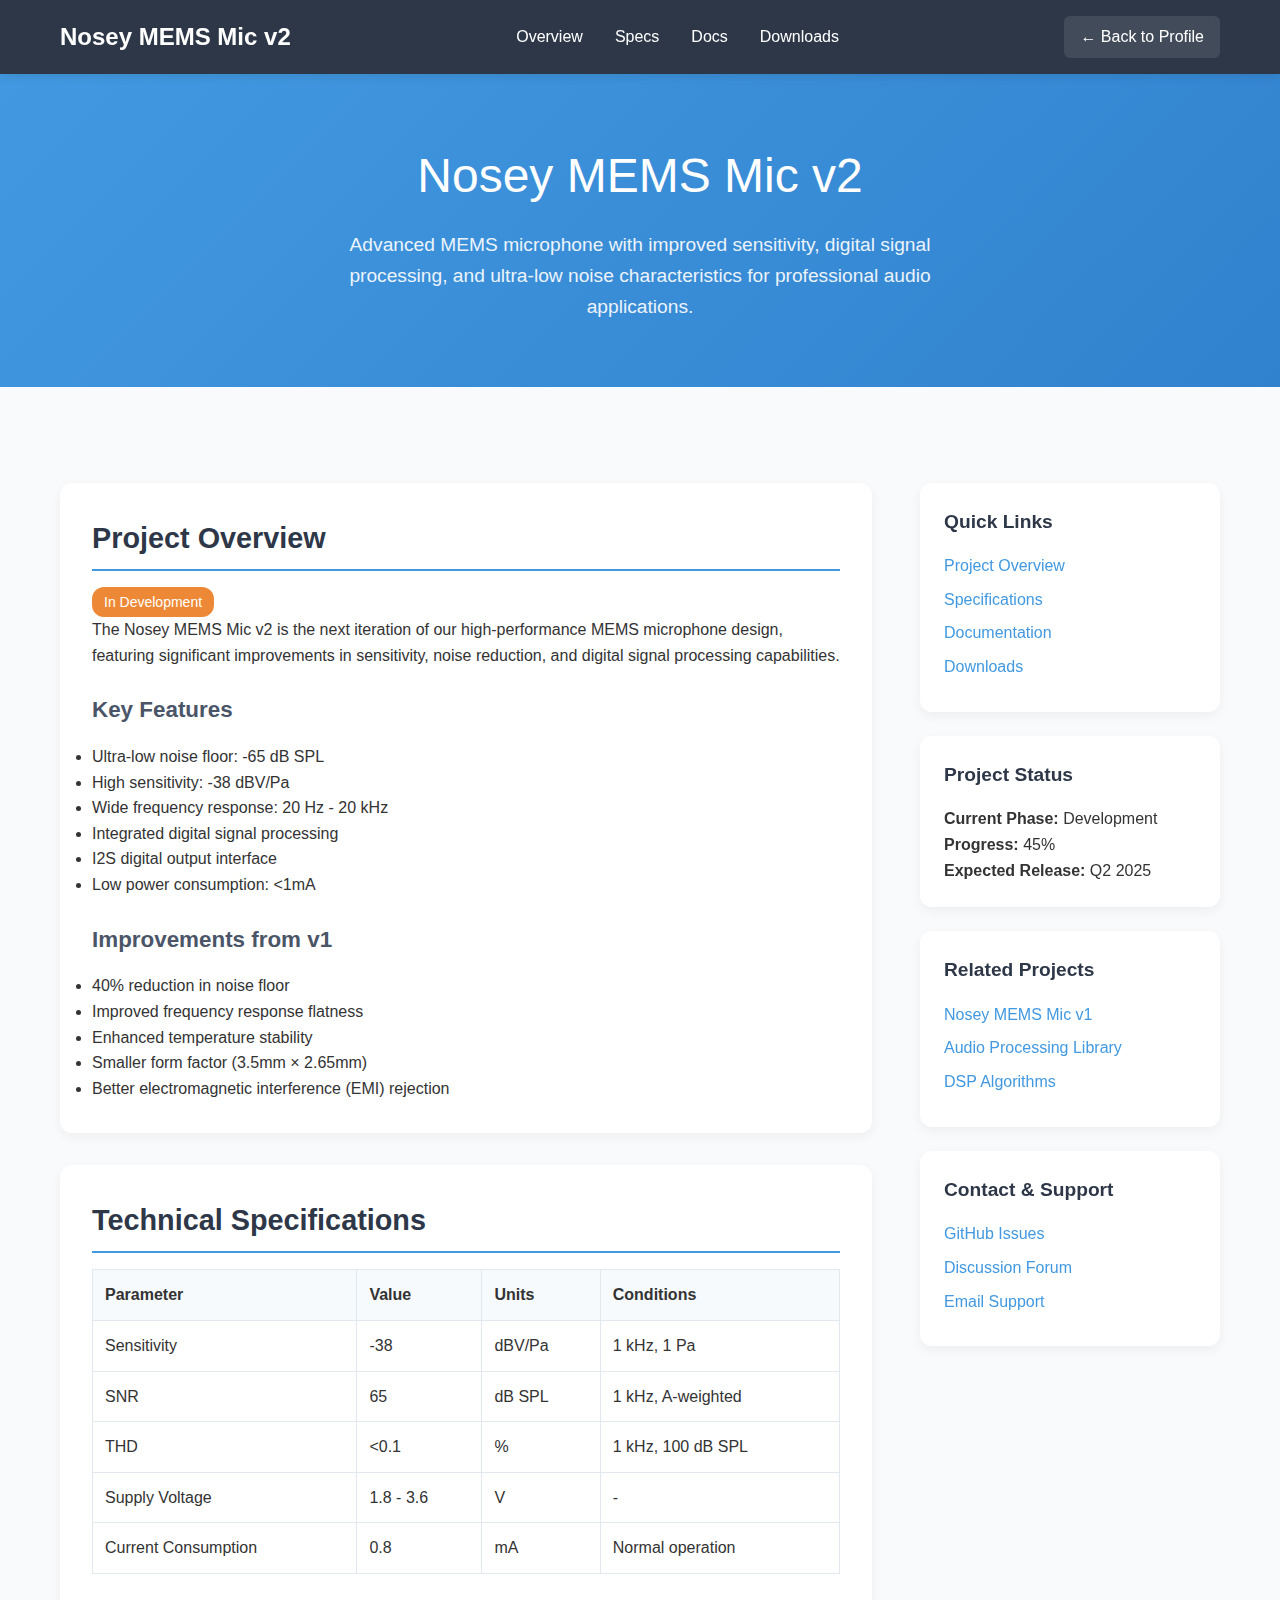
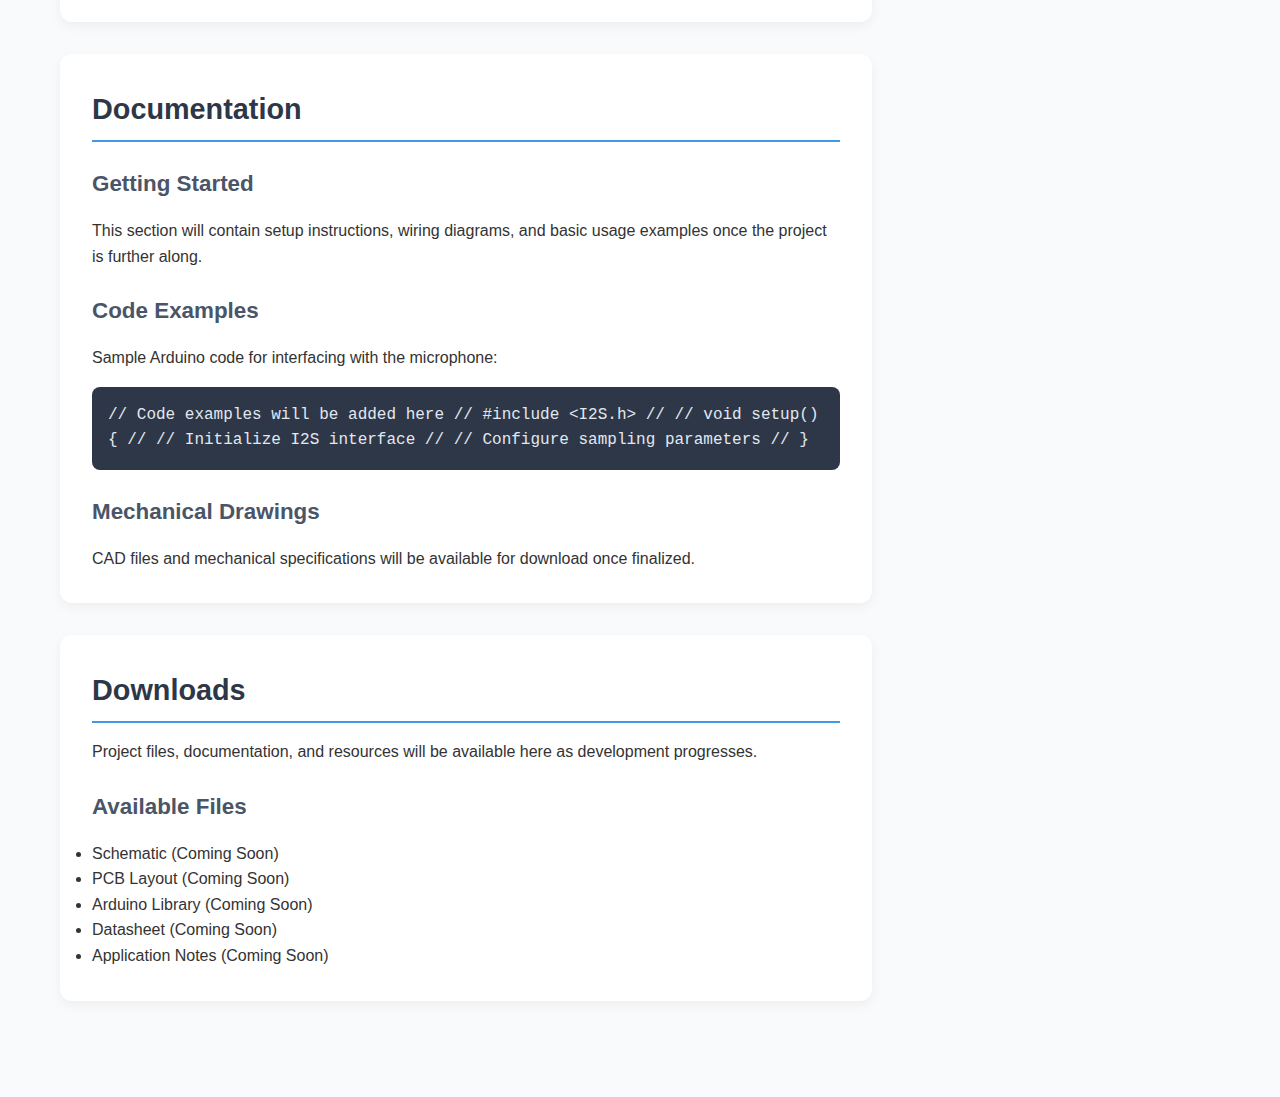
<file: index.html>
<!DOCTYPE html>
<html lang="en">
<head>
    <meta charset="UTF-8">
    <meta name="viewport" content="width=device-width, initial-scale=1.0">
    <title>Nosey MEMS Mic v2 - Project Documentation</title>
    <style>
        * {
            margin: 0;
            padding: 0;
            box-sizing: border-box;
        }

        body {
            font-family: -apple-system, BlinkMacSystemFont, 'Segoe UI', Roboto, Oxygen, Ubuntu, Cantarell, sans-serif;
            line-height: 1.6;
            color: #333;
            background: #f8fafc;
        }

        .navbar {
            background: #2d3748;
            color: white;
            padding: 1rem 0;
            position: sticky;
            top: 0;
            z-index: 100;
            box-shadow: 0 2px 10px rgba(0,0,0,0.1);
        }

        .nav-container {
            max-width: 1200px;
            margin: 0 auto;
            padding: 0 20px;
            display: flex;
            justify-content: space-between;
            align-items: center;
        }

        .nav-brand {
            font-size: 1.5rem;
            font-weight: bold;
        }

        .nav-links {
            display: flex;
            gap: 2rem;
            list-style: none;
        }

        .nav-links a {
            color: white;
            text-decoration: none;
            transition: color 0.3s ease;
        }

        .nav-links a:hover {
            color: #63b3ed;
        }

        .back-link {
            background: rgba(255,255,255,0.1);
            padding: 0.5rem 1rem;
            border-radius: 6px;
            text-decoration: none;
            color: white;
            transition: background 0.3s ease;
        }

        .back-link:hover {
            background: rgba(255,255,255,0.2);
        }

        .container {
            max-width: 1200px;
            margin: 0 auto;
            padding: 0 20px;
        }

        .hero {
            background: linear-gradient(135deg, #4299e1 0%, #3182ce 100%);
            color: white;
            padding: 4rem 0;
            text-align: center;
        }

        .hero h1 {
            font-size: 3rem;
            margin-bottom: 1rem;
            font-weight: 300;
        }

        .hero p {
            font-size: 1.2rem;
            opacity: 0.9;
            max-width: 600px;
            margin: 0 auto;
        }

        .main-content {
            padding: 4rem 0;
        }

        .content-grid {
            display: grid;
            grid-template-columns: 1fr 300px;
            gap: 3rem;
            margin-top: 2rem;
        }

        .content-section {
            background: white;
            border-radius: 12px;
            padding: 2rem;
            box-shadow: 0 4px 12px rgba(0,0,0,0.05);
            margin-bottom: 2rem;
        }

        .content-section h2 {
            font-size: 1.8rem;
            margin-bottom: 1rem;
            color: #2d3748;
            border-bottom: 2px solid #4299e1;
            padding-bottom: 0.5rem;
        }

        .content-section h3 {
            font-size: 1.4rem;
            margin: 1.5rem 0 1rem 0;
            color: #4a5568;
        }

        .sidebar {
            position: sticky;
            top: 100px;
            height: fit-content;
        }

        .sidebar-section {
            background: white;
            border-radius: 12px;
            padding: 1.5rem;
            box-shadow: 0 4px 12px rgba(0,0,0,0.05);
            margin-bottom: 1.5rem;
        }

        .sidebar-section h3 {
            font-size: 1.2rem;
            margin-bottom: 1rem;
            color: #2d3748;
        }

        .sidebar-list {
            list-style: none;
        }

        .sidebar-list li {
            margin-bottom: 0.5rem;
        }

        .sidebar-list a {
            color: #4299e1;
            text-decoration: none;
            transition: color 0.3s ease;
        }

        .sidebar-list a:hover {
            color: #3182ce;
        }

        .spec-table {
            width: 100%;
            border-collapse: collapse;
            margin: 1rem 0;
        }

        .spec-table th,
        .spec-table td {
            border: 1px solid #e2e8f0;
            padding: 0.75rem;
            text-align: left;
        }

        .spec-table th {
            background: #f7fafc;
            font-weight: 600;
        }

        .code-block {
            background: #2d3748;
            color: #e2e8f0;
            padding: 1rem;
            border-radius: 8px;
            font-family: 'Monaco', 'Menlo', monospace;
            overflow-x: auto;
            margin: 1rem 0;
        }

        .status-badge {
            display: inline-block;
            background: #48bb78;
            color: white;
            padding: 0.25rem 0.75rem;
            border-radius: 12px;
            font-size: 0.875rem;
            font-weight: 500;
        }

        .status-badge.in-progress {
            background: #ed8936;
        }

        .status-badge.planned {
            background: #9f7aea;
        }

        @media (max-width: 768px) {
            .content-grid {
                grid-template-columns: 1fr;
                gap: 2rem;
            }

            .hero h1 {
                font-size: 2rem;
            }

            .nav-links {
                display: none;
            }
        }
    </style>
</head>
<body>
    <nav class="navbar">
        <div class="nav-container">
            <div class="nav-brand">Nosey MEMS Mic v2</div>
            <ul class="nav-links">
                <li><a href="#overview">Overview</a></li>
                <li><a href="#specifications">Specs</a></li>
                <li><a href="#documentation">Docs</a></li>
                <li><a href="#downloads">Downloads</a></li>
            </ul>
            <a href="../" class="back-link">← Back to Profile</a>
        </div>
    </nav>

    <section class="hero">
        <div class="container">
            <h1>Nosey MEMS Mic v2</h1>
            <p>Advanced MEMS microphone with improved sensitivity, digital signal processing, and ultra-low noise characteristics for professional audio applications.</p>
        </div>
    </section>

    <main class="main-content">
        <div class="container">
            <div class="content-grid">
                <div class="main-column">
                    <section id="overview" class="content-section">
                        <h2>Project Overview</h2>
                        <p><span class="status-badge in-progress">In Development</span></p>
                        
                        <p>The Nosey MEMS Mic v2 is the next iteration of our high-performance MEMS microphone design, featuring significant improvements in sensitivity, noise reduction, and digital signal processing capabilities.</p>

                        <h3>Key Features</h3>
                        <ul>
                            <li>Ultra-low noise floor: -65 dB SPL</li>
                            <li>High sensitivity: -38 dBV/Pa</li>
                            <li>Wide frequency response: 20 Hz - 20 kHz</li>
                            <li>Integrated digital signal processing</li>
                            <li>I2S digital output interface</li>
                            <li>Low power consumption: <1mA</li>
                        </ul>

                        <h3>Improvements from v1</h3>
                        <ul>
                            <li>40% reduction in noise floor</li>
                            <li>Improved frequency response flatness</li>
                            <li>Enhanced temperature stability</li>
                            <li>Smaller form factor (3.5mm × 2.65mm)</li>
                            <li>Better electromagnetic interference (EMI) rejection</li>
                        </ul>
                    </section>

                    <section id="specifications" class="content-section">
                        <h2>Technical Specifications</h2>
                        
                        <table class="spec-table">
                            <thead>
                                <tr>
                                    <th>Parameter</th>
                                    <th>Value</th>
                                    <th>Units</th>
                                    <th>Conditions</th>
                                </tr>
                            </thead>
                            <tbody>
                                <tr>
                                    <td>Sensitivity</td>
                                    <td>-38</td>
                                    <td>dBV/Pa</td>
                                    <td>1 kHz, 1 Pa</td>
                                </tr>
                                <tr>
                                    <td>SNR</td>
                                    <td>65</td>
                                    <td>dB SPL</td>
                                    <td>1 kHz, A-weighted</td>
                                </tr>
                                <tr>
                                    <td>THD</td>
                                    <td><0.1</td>
                                    <td>%</td>
                                    <td>1 kHz, 100 dB SPL</td>
                                </tr>
                                <tr>
                                    <td>Supply Voltage</td>
                                    <td>1.8 - 3.6</td>
                                    <td>V</td>
                                    <td>-</td>
                                </tr>
                                <tr>
                                    <td>Current Consumption</td>
                                    <td>0.8</td>
                                    <td>mA</td>
                                    <td>Normal operation</td>
                                </tr>
                            </tbody>
                        </table>
                    </section>

                    <section id="documentation" class="content-section">
                        <h2>Documentation</h2>
                        
                        <h3>Getting Started</h3>
                        <p>This section will contain setup instructions, wiring diagrams, and basic usage examples once the project is further along.</p>

                        <h3>Code Examples</h3>
                        <p>Sample Arduino code for interfacing with the microphone:</p>
                        <div class="code-block">
// Code examples will be added here
// #include &lt;I2S.h&gt;
// 
// void setup() {
//   // Initialize I2S interface
//   // Configure sampling parameters
// }
                        </div>

                        <h3>Mechanical Drawings</h3>
                        <p>CAD files and mechanical specifications will be available for download once finalized.</p>
                    </section>

                    <section id="downloads" class="content-section">
                        <h2>Downloads</h2>
                        <p>Project files, documentation, and resources will be available here as development progresses.</p>
                        
                        <h3>Available Files</h3>
                        <ul>
                            <li>Schematic (Coming Soon)</li>
                            <li>PCB Layout (Coming Soon)</li>
                            <li>Arduino Library (Coming Soon)</li>
                            <li>Datasheet (Coming Soon)</li>
                            <li>Application Notes (Coming Soon)</li>
                        </ul>
                    </section>
                </div>

                <aside class="sidebar">
                    <div class="sidebar-section">
                        <h3>Quick Links</h3>
                        <ul class="sidebar-list">
                            <li><a href="#overview">Project Overview</a></li>
                            <li><a href="#specifications">Specifications</a></li>
                            <li><a href="#documentation">Documentation</a></li>
                            <li><a href="#downloads">Downloads</a></li>
                        </ul>
                    </div>

                    <div class="sidebar-section">
                        <h3>Project Status</h3>
                        <p><strong>Current Phase:</strong> Development</p>
                        <p><strong>Progress:</strong> 45%</p>
                        <p><strong>Expected Release:</strong> Q2 2025</p>
                    </div>

                    <div class="sidebar-section">
                        <h3>Related Projects</h3>
                        <ul class="sidebar-list">
                            <li><a href="#">Nosey MEMS Mic v1</a></li>
                            <li><a href="#">Audio Processing Library</a></li>
                            <li><a href="#">DSP Algorithms</a></li>
                        </ul>
                    </div>

                    <div class="sidebar-section">
                        <h3>Contact & Support</h3>
                        <ul class="sidebar-list">
                            <li><a href="#">GitHub Issues</a></li>
                            <li><a href="#">Discussion Forum</a></li>
                            <li><a href="#">Email Support</a></li>
                        </ul>
                    </div>
                </aside>
            </div>
        </div>
    </main>
</body>
</html>
</file>
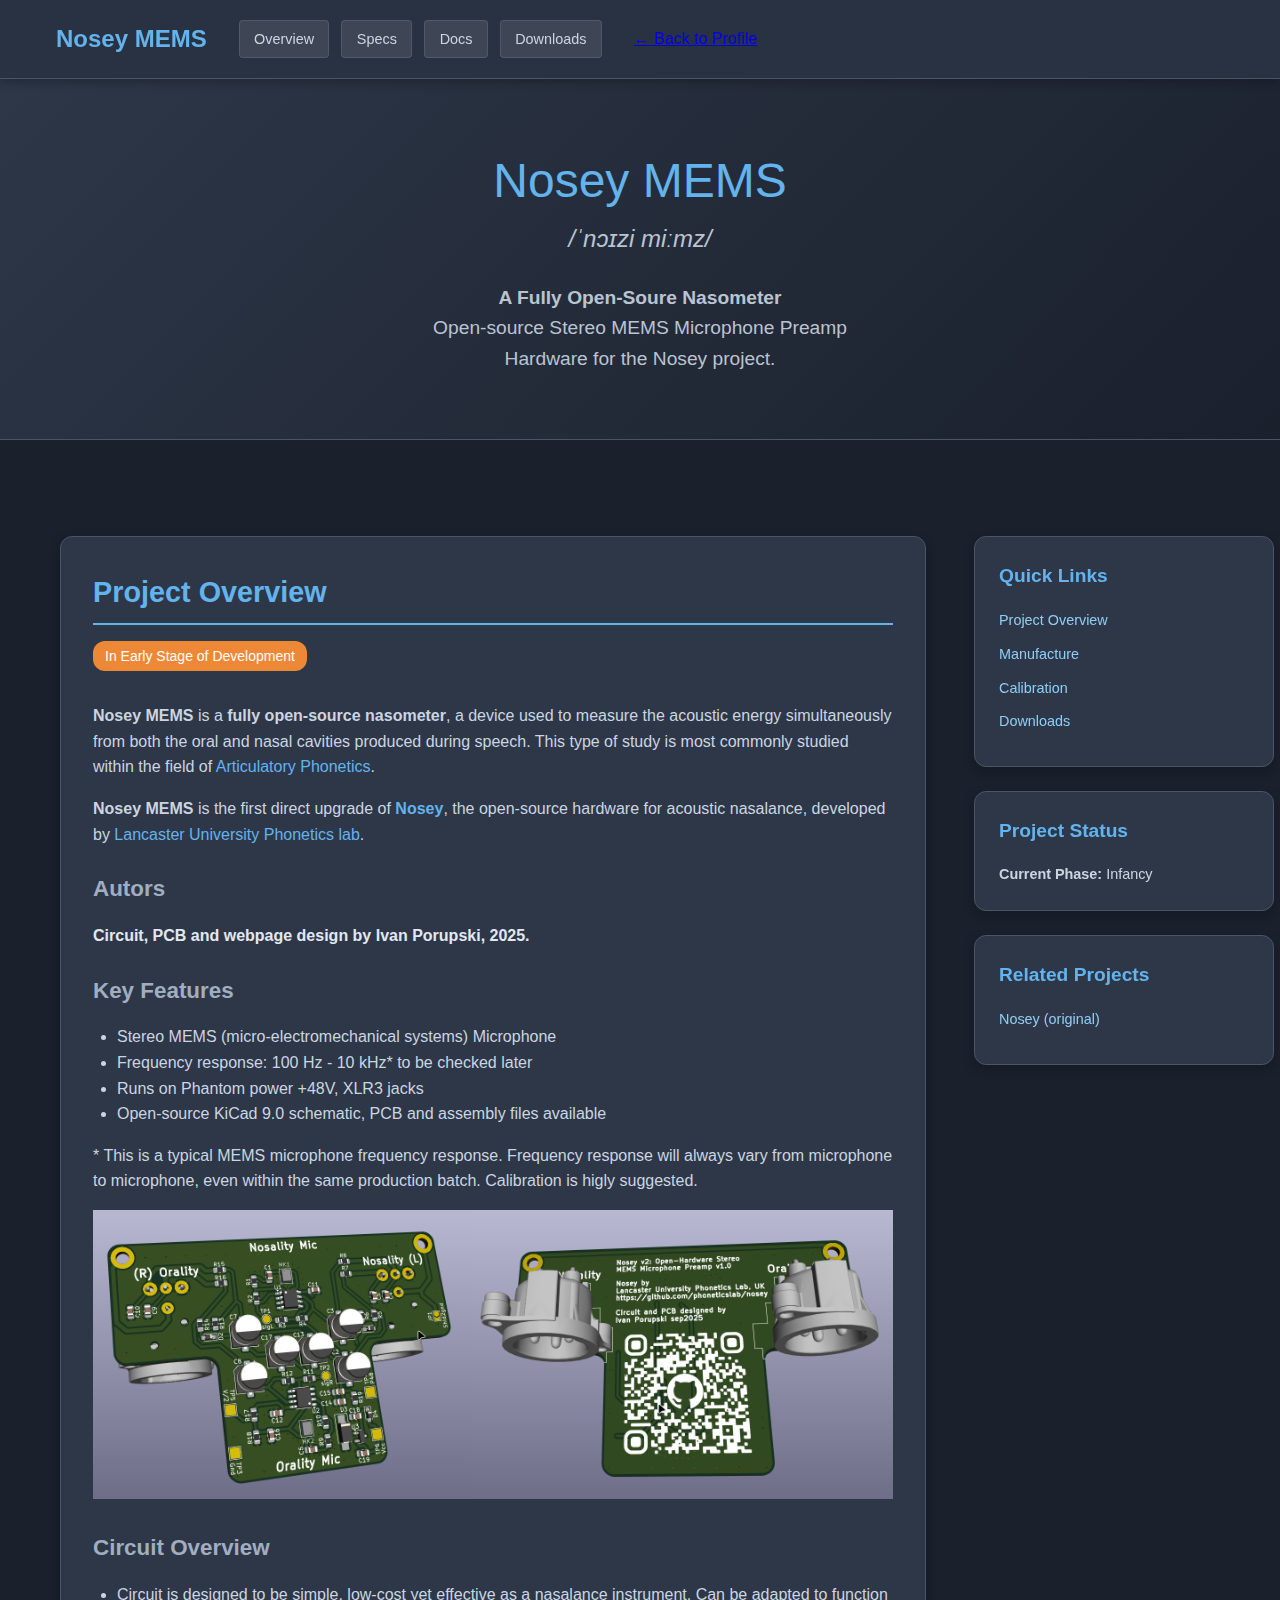
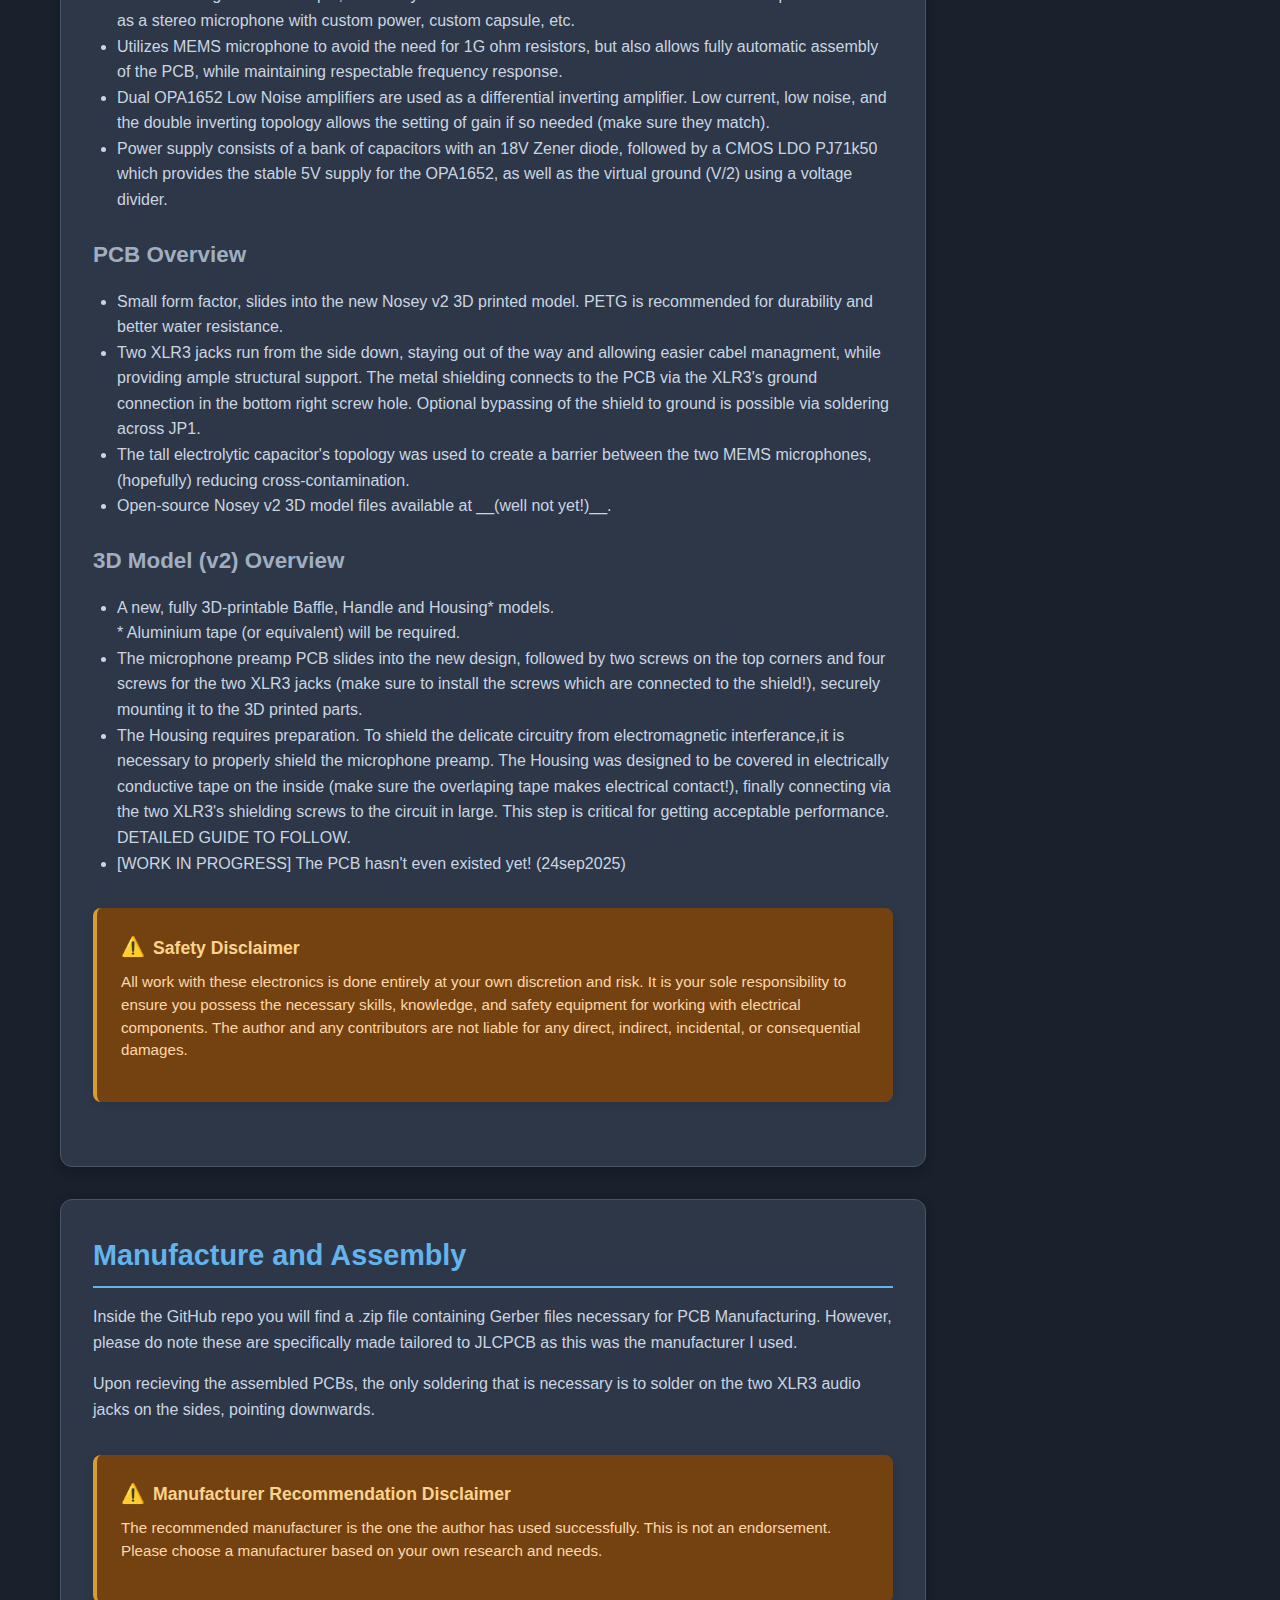
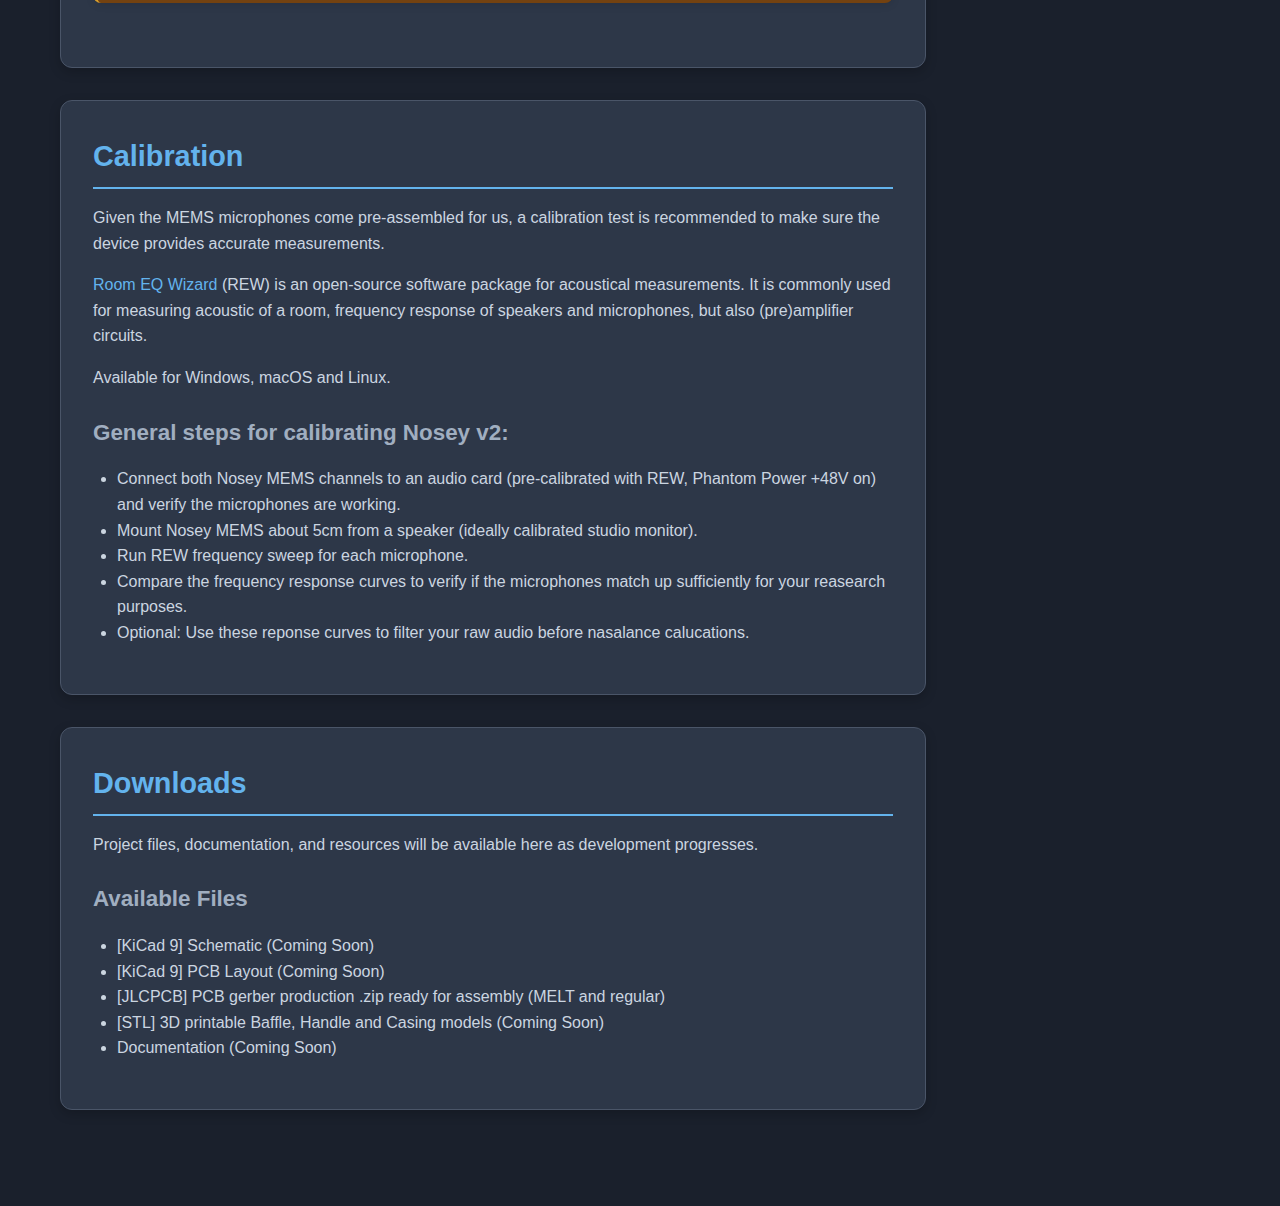
<file: docs/index.html>
<!DOCTYPE html>
<html lang="en">
<head>
    <meta charset="UTF-8">
    <meta name="viewport" content="width=device-width, initial-scale=1.0">
    <title>Nosey MEMS - Project Documentation</title>
    <link rel="stylesheet" href="style.css">
</head>
<body>
    <nav class="navbar">
        <div class="nav-container">
            <div class="nav-brand">Nosey MEMS</div>
            <ul class="nav-links">
                <li><a href="#overview">Overview</a></li>
                <li><a href="#specifications">Specs</a></li>
                <li><a href="#documentation">Docs</a></li>
                <li><a href="#downloads">Downloads</a></li>
            </ul>
            <a href="../" class="back-link">← Back to Profile</a>
        </div>
    </nav>

<section class="hero">
    <div class="container">
        <h1><b>Nosey MEMS</b></h1>
        <p class="ipa-subtitle"><i>/ˈnɔɪzi miːmz/</i></p>
        <p><b>A Fully Open-Soure Nasometer</b></p>

        <p>Open-source Stereo MEMS Microphone Preamp
            <br>Hardware for the Nosey project.</p> 
    </div>
</section>

    <main class="main-content">
        <div class="container">
            <div class="content-grid">
                <div class="main-column">
                    <section id="overview" class="content-section">
                        <h2>Project Overview</h2>

                    
                        <p><span class="status-badge in-progress">In Early Stage of Development</span></p>
                        

                        <p><b>Nosey MEMS</b> is a <b>fully open-source nasometer</b>, a device used to measure the acoustic energy simultaneously from both the oral and nasal cavities produced during speech. This type of study is most commonly studied within the field of <a href="https://en.wikipedia.org/wiki/Articulatory_phonetics">Articulatory Phonetics</a>.</p>

                        <p><b>Nosey MEMS</b> is the first direct upgrade of <a href="https://www.isca-archive.org/interspeech_2025/dewhurst25_interspeech.pdf"><b>Nosey</b></a>, the open-source hardware for acoustic nasalance, developed by <a href="https://github.com/phoneticslab/nosey">Lancaster University Phonetics lab</a>.</p>

                        <p>
                        <h3>Autors</h3>
                            <!-- 24 September 2025 -->
                             <b>Circuit, PCB and webpage design by Ivan Porupski, 2025.</b>
                        </p>

                        <h3>Key Features</h3>
                        <ul>
                            <li>Stereo MEMS (micro-electromechanical systems) Microphone</li>
                            <li>Frequency response: 100 Hz - 10 kHz* to be checked later</li>
                            <li>Runs on Phantom power +48V, XLR3 jacks</li>
                            <li>Open-source KiCad 9.0 schematic, PCB and assembly files available</li>
                        </ul>
                        <p>* This is a typical MEMS microphone frequency response. Frequency response will always vary from microphone to microphone, even within the same production batch. Calibration is higly suggested.</p>

                        <div>
                            <img src="img/Nosey_MEMS_mic_Mockup_v1.png" alt="Nosey MEMS Mic v2 PCB model" width="800">
                        </div>


                        <h3>Circuit Overview</h3>

                        <ul>
                            <li>Circuit is designed to be simple, low-cost yet effective as a nasalance instrument. Can be adapted to function as a stereo microphone with custom power, custom capsule, etc.</li>
                            <li>Utilizes MEMS microphone to avoid the need for 1G ohm resistors, but also allows fully automatic assembly of the PCB, while maintaining respectable frequency response.</li>
                            <li>Dual OPA1652 Low Noise amplifiers are used as a differential inverting amplifier. Low current, low noise, and the double inverting topology allows the setting of gain if so needed (make sure they match).</li>
                            <li>Power supply consists of a bank of capacitors with an 18V Zener diode, followed by a CMOS LDO PJ71k50 which provides the stable 5V supply for the OPA1652, as well as the virtual ground (V/2) using a voltage divider.</li>
                        </ul>

                        <h3>PCB Overview</h3>


                        <ul>
                            <li>Small form factor, slides into the new Nosey v2 3D printed model. PETG is recommended for durability and better water resistance.</li>
                            <li>Two XLR3 jacks run from the side down, staying out of the way and allowing easier cabel managment, while providing ample structural support. The metal shielding connects to the PCB via the XLR3's ground connection in the bottom right screw hole. Optional bypassing of the shield to ground is possible via soldering across JP1.</li>
                            <li>The tall electrolytic capacitor's topology was used to create a barrier between the two MEMS microphones, (hopefully) reducing cross-contamination.</li>
                            <li>Open-source Nosey v2 3D model files available at __(well not yet!)__.</li>
                        </ul>

                        <h3>3D Model (v2) Overview</h3>
                        <ul>
                            <li>A new, fully 3D-printable Baffle, Handle and Housing* models.</li>
                            * Aluminium tape (or equivalent) will be required.
                            <li>The microphone preamp PCB slides into the new design, followed by two screws on the top corners and four screws for the two XLR3 jacks (make sure to install the screws which are connected to the shield!), securely mounting it to the 3D printed parts.</li>
                            <li>The Housing requires preparation. To shield the delicate circuitry from electromagnetic interferance,it is necessary to properly shield the microphone preamp. The Housing was designed to be covered in electrically conductive tape on the inside (make sure the overlaping tape makes electrical contact!), finally connecting via the two XLR3's shielding screws to the circuit in large. This step is critical for getting acceptable performance. DETAILED GUIDE TO FOLLOW.</li>
                            <li>[WORK IN PROGRESS] The PCB hasn't even existed yet! (24sep2025)</li>

                        </ul>

                        <div class="disclaimer">
                            <h4>Safety Disclaimer</h4>

                            <p>All work with these electronics is done entirely at your own discretion and risk. It is your sole responsibility to ensure you possess the necessary skills, knowledge, and safety equipment for working with electrical components. The author and any contributors are not liable for any direct, indirect, incidental, or consequential damages.</p>
                        </div>

                    </section>


                    <section id="manufacture" class="content-section">
                        
                        <h2>Manufacture and Assembly</h2>

                        <div>
                        <p>
                            Inside the GitHub repo you will find a .zip file containing Gerber files necessary for PCB Manufacturing. However, please do note these are specifically made tailored to JLCPCB as this was the manufacturer I used.
                        </p>

                        <p>
                            Upon recieving the assembled PCBs, the only soldering that is necessary is to solder on the two XLR3 audio jacks on the sides, pointing downwards.
                        </p>
                        </div>


                        <div class="disclaimer">
                            <h4>Manufacturer Recommendation Disclaimer</h4>
                            <p>The recommended manufacturer is the one the author has used successfully. This is not an endorsement. Please choose a manufacturer based on your own research and needs.</p>
                        </div>
                    </section>





                    <section id="calibration" class="content-section">
                        <h2>Calibration</h2>
                        <p>Given the MEMS microphones come pre-assembled for us, a calibration test is recommended to make sure the device provides accurate measurements.</p>

                        <p>
                            <a href="https://www.roomeqwizard.com/">Room EQ Wizard</a> (REW) is an open-source software package for acoustical measurements. It is commonly used for measuring acoustic of a room, frequency response of speakers and microphones, but also (pre)amplifier circuits.
                        </p>
                        <p>Available for Windows, macOS and Linux.</p>
                        
                        <h3>General steps for calibrating Nosey v2:</h3>
                        <ul>
                            <li>Connect both Nosey MEMS channels to an audio card (pre-calibrated with REW, Phantom Power +48V on) and verify the microphones are working.</li>
                            <li>Mount Nosey MEMS about 5cm from a speaker (ideally calibrated studio monitor).</li>
                            <li>Run REW frequency sweep for each microphone.</li>
                            <li>Compare the frequency response curves to verify if the microphones match up sufficiently for your reasearch purposes.</li>
                            <li>Optional: Use these reponse curves to filter your raw audio before nasalance calucations.</li>

                        </ul>
                    </section>



<!-- 
                    <section id="specifications" class="content-section">
                        <h2>Technical Specifications</h2>
                        
                        <table class="spec-table">
                            <thead>
                                <tr>
                                    <th>Parameter</th>
                                    <th>Value</th>
                                    <th>Units</th>
                                    <th>Conditions</th>
                                </tr>
                            </thead>
                            <tbody>
                                <tr>
                                    <td>Sensitivity</td>
                                    <td>-??</td>
                                    <td>dBV/Pa</td>
                                    <td>1 kHz, 1 Pa</td>
                                </tr>
                                <tr>
                                    <td>SNR</td>
                                    <td>??</td>
                                    <td>dB SPL</td>
                                    <td>1 kHz, A-weighted</td>
                                </tr>
                                <tr>
                                    <td>THD</td>
                                    <td>??</td>
                                    <td>%</td>
                                    <td>1 kHz, 100 dB SPL</td>
                                </tr>
                                <tr>
                                    <td>Supply Voltage</td>
                                    <td>+48</td>
                                    <td>V</td>
                                    <td>Phantom power</td>
                                </tr>
                                <tr>
                                    <td>Current Consumption</td>
                                    <td>like 6mA?</td>
                                    <td>mA</td>
                                    <td>Normal operation</td>
                                </tr>
                            </tbody>
                        </table>
                    </section>

                    <section id="documentation" class="content-section">
                        <h2>[LOREM IPSO onwards] Documentation</h2>
                        
                        <h3>Getting Started</h3>
                        <p>This section will contain setup instructions, wiring diagrams, and basic usage examples once the project is further along.</p>

                        <h3>Code Examples</h3>
                        <p>Sample Arduino code for interfacing with the microphone:</p>
                        <div class="code-block">
// Code examples will be added here
// #include &lt;I2S.h&gt;
// 
// void setup() {
//   // Initialize I2S interface
//   // Configure sampling parameters
// }
                        </div>

                        <h3>Mechanical Drawings</h3>
                        <p>CAD files and mechanical specifications will be available for download once finalized.</p>
                    </section> 
                    
                    -->



                    <section id="downloads" class="content-section">
                        <h2>Downloads</h2>
                        <p>Project files, documentation, and resources will be available here as development progresses.</p>
                        
                        <h3>Available Files</h3>
                        <ul>
                            <li>[KiCad 9] Schematic (Coming Soon)</li>
                            <li>[KiCad 9] PCB Layout (Coming Soon)</li>
                            <li>[JLCPCB] PCB gerber production .zip ready for assembly (MELT and regular)</li>
                            <li>[STL] 3D printable Baffle, Handle and Casing models (Coming Soon)</li>
                            <li>Documentation (Coming Soon)</li>
                        </ul>
                    </section>
                </div>

                <aside class="sidebar">
                    <div class="sidebar-section">
                        <h3>Quick Links</h3>
                        <ul class="sidebar-list">
                            <li><a href="#overview">Project Overview</a></li>
                            <li><a href="#manufacture">Manufacture</a></li>
                            <li><a href="#calibration">Calibration</a></li>
                            <li><a href="#downloads">Downloads</a></li>
                        </ul>
                    </div>

                    <div class="sidebar-section">
                        <h3>Project Status</h3>
                        <p><strong>Current Phase:</strong> Infancy</p>
                    </div>

                    <div class="sidebar-section">
                        <h3>Related Projects</h3>
                        <ul class="sidebar-list">
                            <li><a href="https://github.com/phoneticslab/nosey">Nosey (original)</a></li>
                            <!-- <li><a href="#">Nosey MEMS Mic v1</a></li>
                            <li><a href="#">Audio Processing Library</a></li>
                            <li><a href="#">DSP Algorithms</a></li> -->
                        </ul>
                    </div>
<!--
                    <div class="sidebar-section">
                        <h3>Contact & Support</h3>
                        <ul class="sidebar-list">
                             <li><a href="#">GitHub Issues</a></li>
                            <li><a href="#">Discussion Forum</a></li>
                            <li><a href="#">Email Support</a></li> 
                        </ul>
                    </div>-->
                </aside>
            </div>
        </div>
    </main>
</body>
</html>
</file>
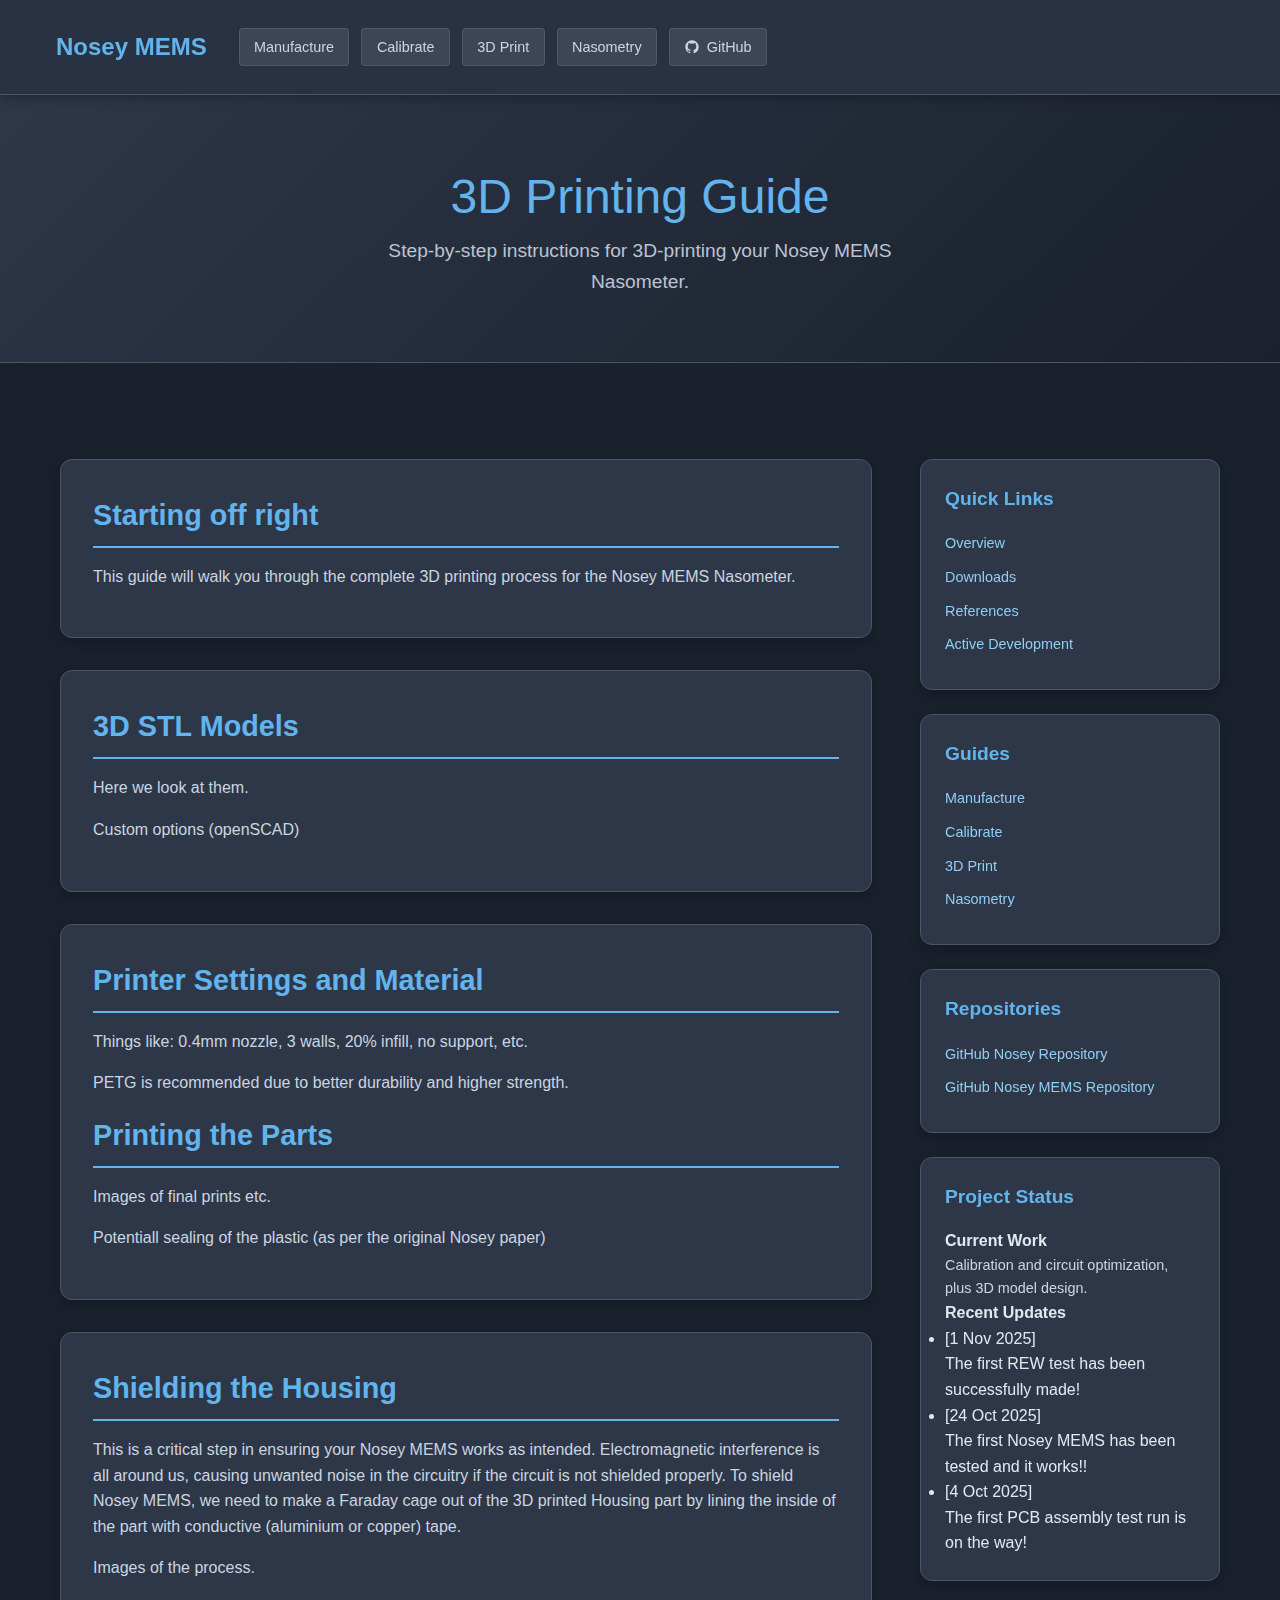
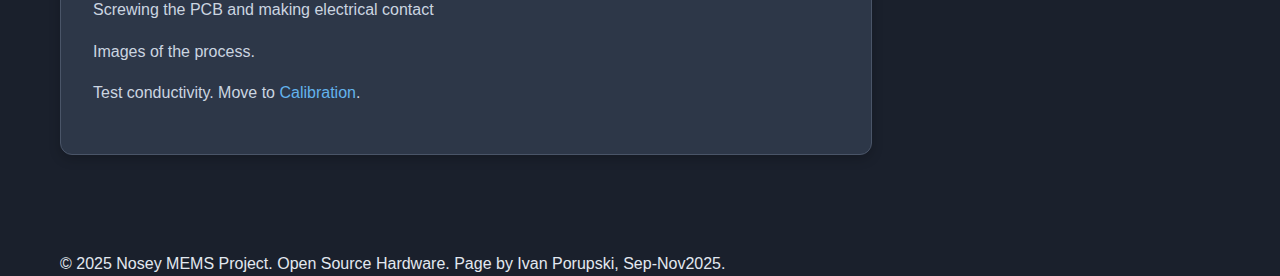
<file: docs/3dprinting.html>
<!DOCTYPE html>
<html lang="en">
<head>
    <meta charset="UTF-8">
    <meta name="viewport" content="width=device-width, initial-scale=1.0">
    <title>3D Printing Guide - Nosey MEMS</title>
    <link rel="stylesheet" href="style.css">
    <script src="shared/load-components.js"></script>
</head>
<body>
    <!-- Navigation placeholder -->
    <div id="navbar-placeholder" style="position: sticky; top: 0; z-index: 100;"></div>

    <section class="hero">
        <div class="container">
            <h1><b>3D Printing Guide</b></h1>
            <p>Step-by-step instructions for 3D-printing your Nosey MEMS Nasometer.</p>
        </div>
    </section>

    <main class="main-content">
        <div class="container">
            <div class="content-grid">
                <div class="main-column">

                    <section id="starting-off" class="content-section">
                        <h2>Starting off right</h2>
                        <p>This guide will walk you through the complete 3D printing process for the Nosey MEMS Nasometer.</p>
                    </section>


                    <section id="3d-model-custom" class="content-section">
                        <h2>3D STL Models</h2>
                        <p>Here we look at them.</p>
                        <p>Custom options (openSCAD)</p>



                    </section>


                    <section id="3dprinting" class="content-section">
                        <h2>Printer Settings and Material</h2>
                        
                        <p>Things like: 0.4mm nozzle, 3 walls, 20% infill, no support, etc.</p>
                        <p>PETG is recommended due to better durability and higher strength.</p>

                        <h2>Printing the Parts</h2>

                        <p>Images of final prints etc.</p>
                        <p>Potentiall sealing of the plastic (as per the original Nosey paper)</p>
                    </section>


                    <section id="housing" class="content-section">
                        <h2>Shielding the Housing</h2>
                        <p>This is a critical step in ensuring your Nosey MEMS works as intended. Electromagnetic interference is all around us, causing unwanted noise in the circuitry if the circuit is not shielded properly. To shield Nosey MEMS, we need to make a Faraday cage out of the 3D printed Housing part by lining the inside of the part with conductive (aluminium or copper) tape.</p>
                        
                        <p>Images of the process.</p>

                        <p>Screwing the PCB and making electrical contact</p>

                        <p>Images of the process.</p>

                        <p>Test conductivity. Move to <a href="calibration.html#hero">Calibration</a>.</p>

                    </section>






                </div>
                
                <!-- Sidebar placeholder -->
                <aside class="sidebar" id="sidebar-placeholder"></aside>
                
            </div>
        </div>
    </main>

    <!-- Footer placeholder -->
    <div id="footer-placeholder"></div>

</body>
</html>
</file>
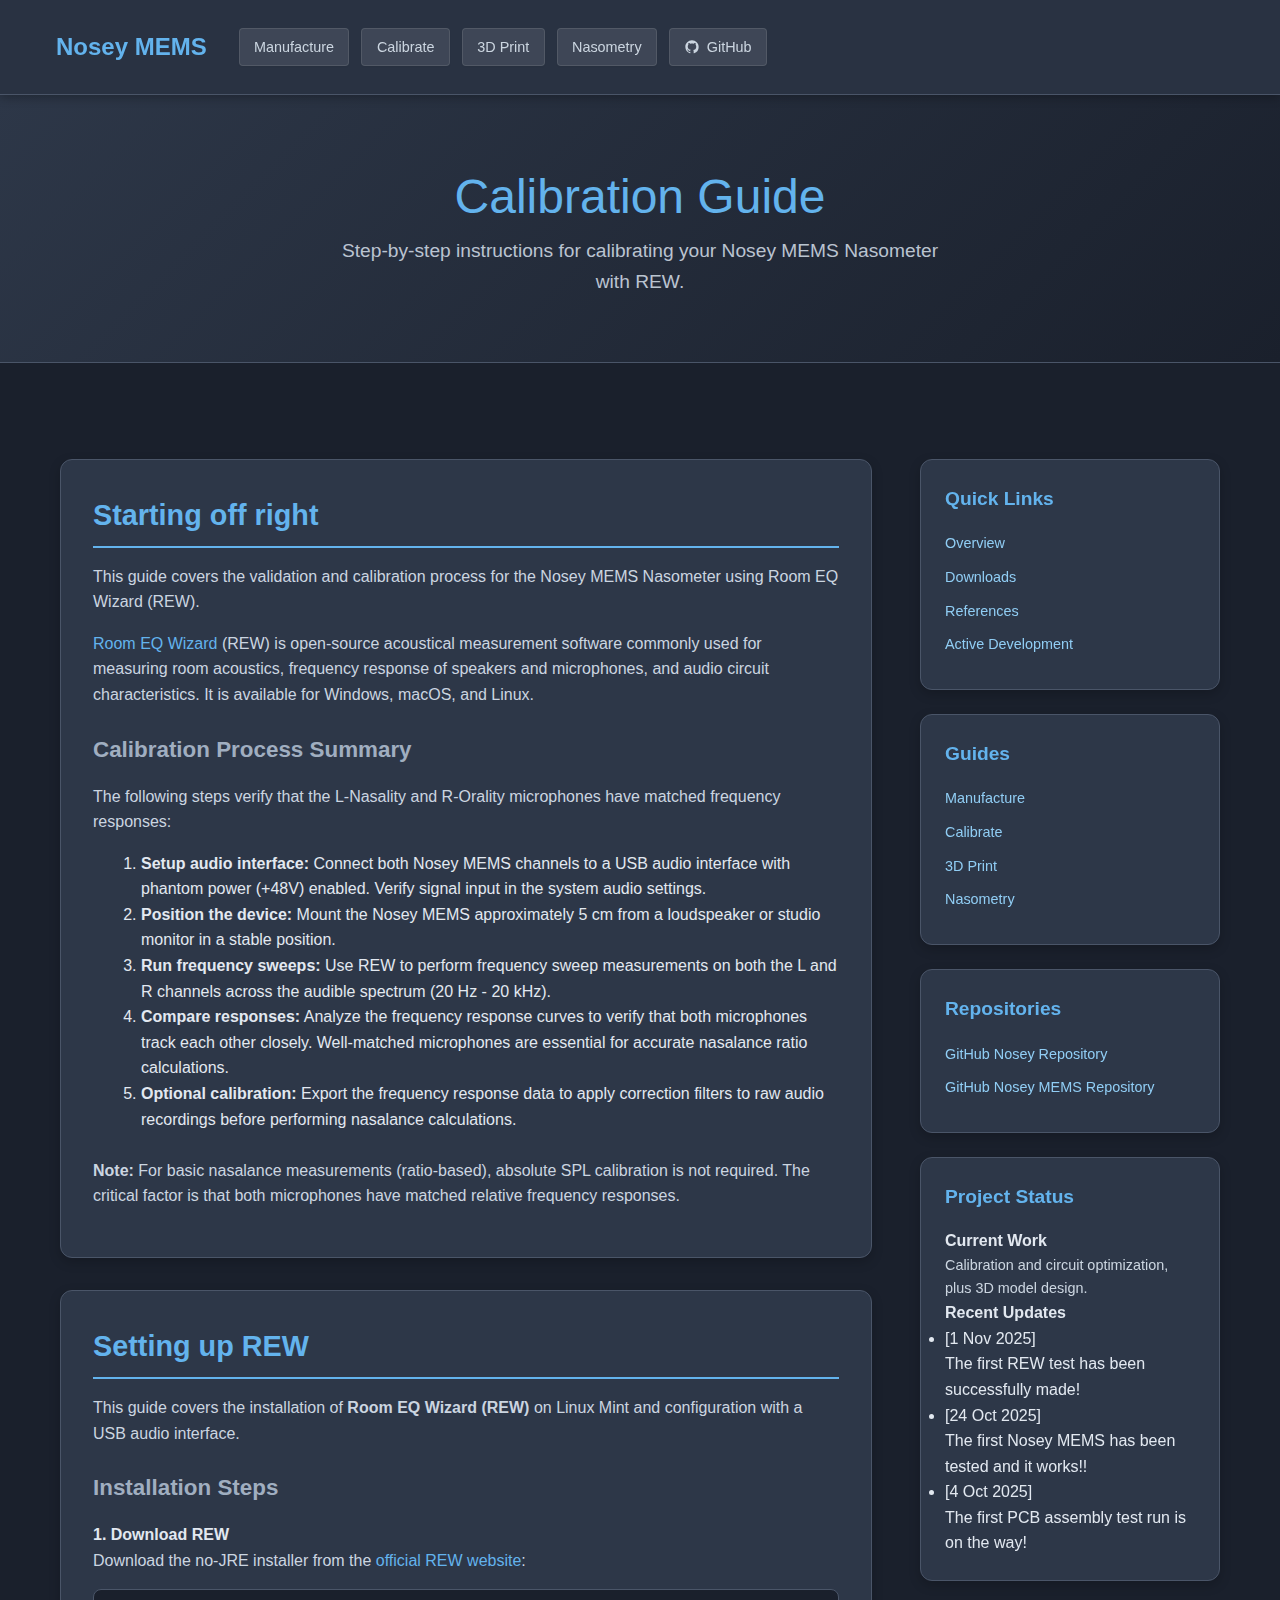
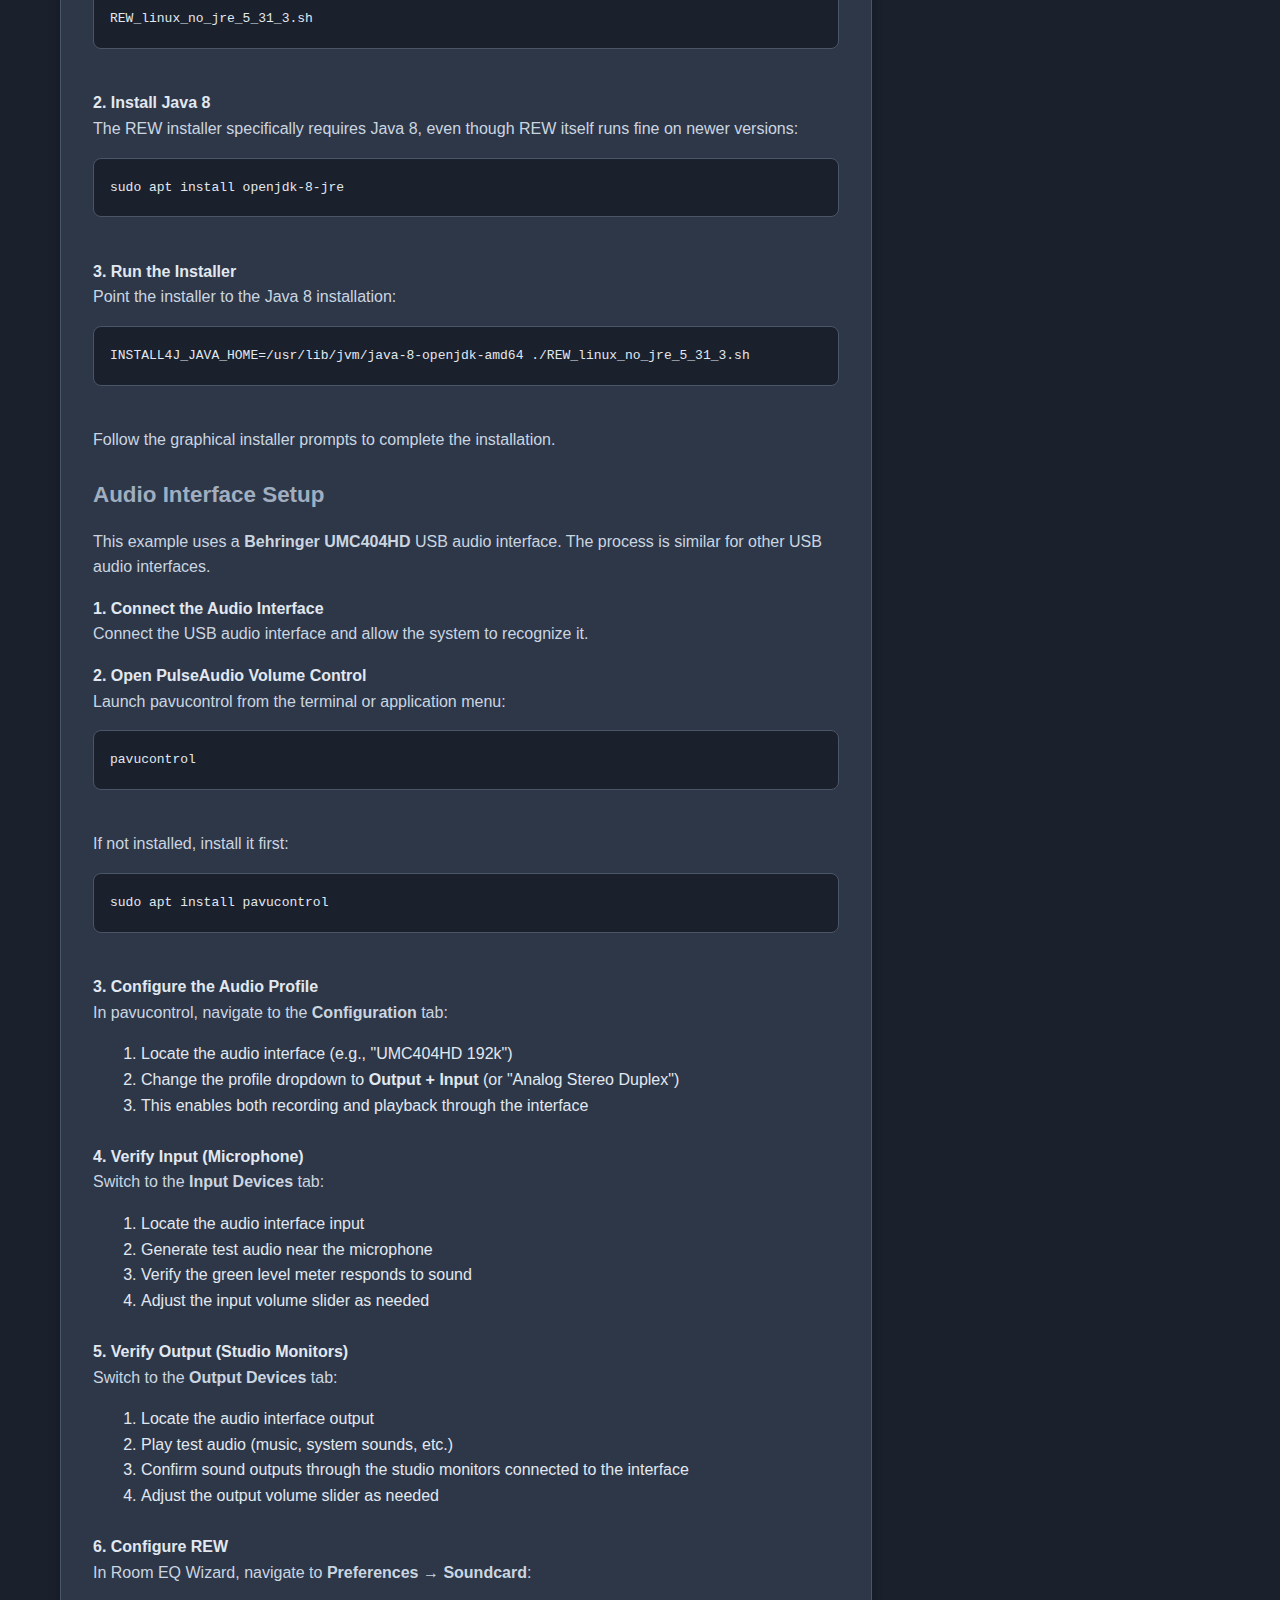
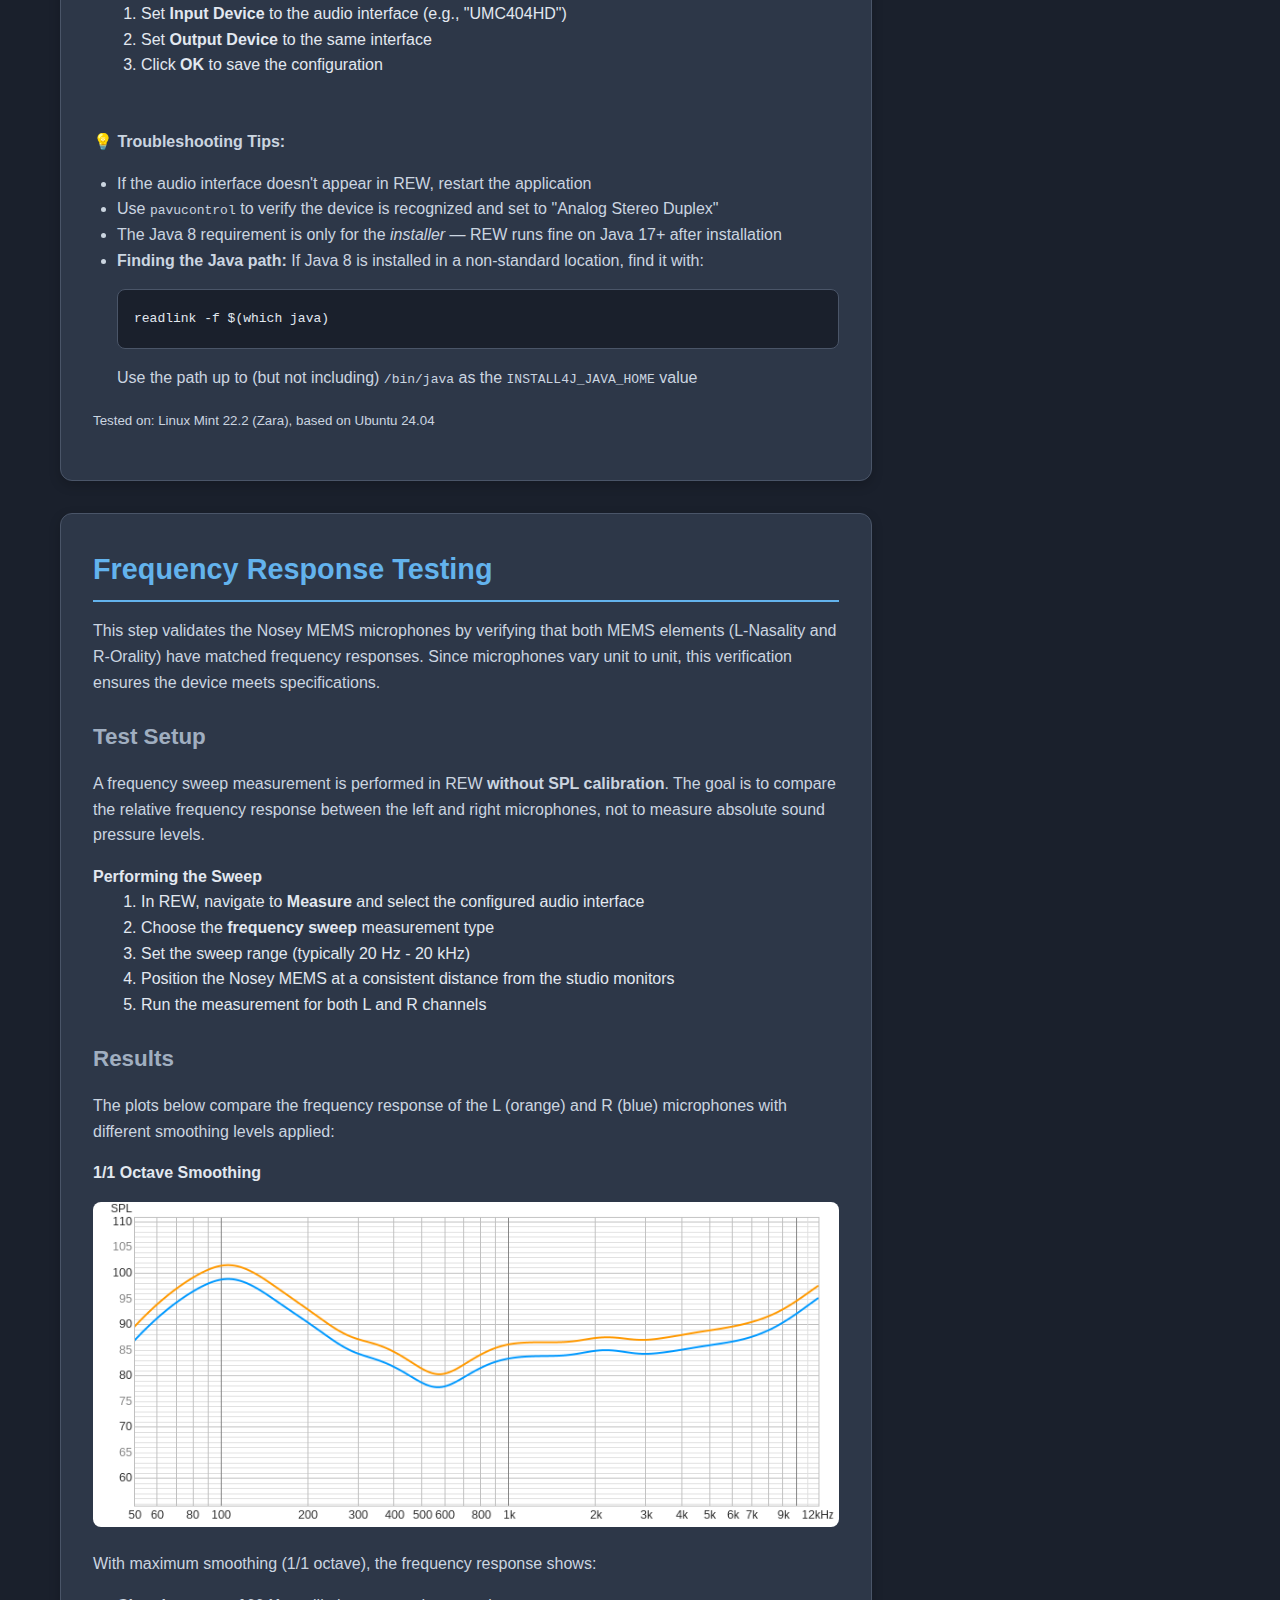
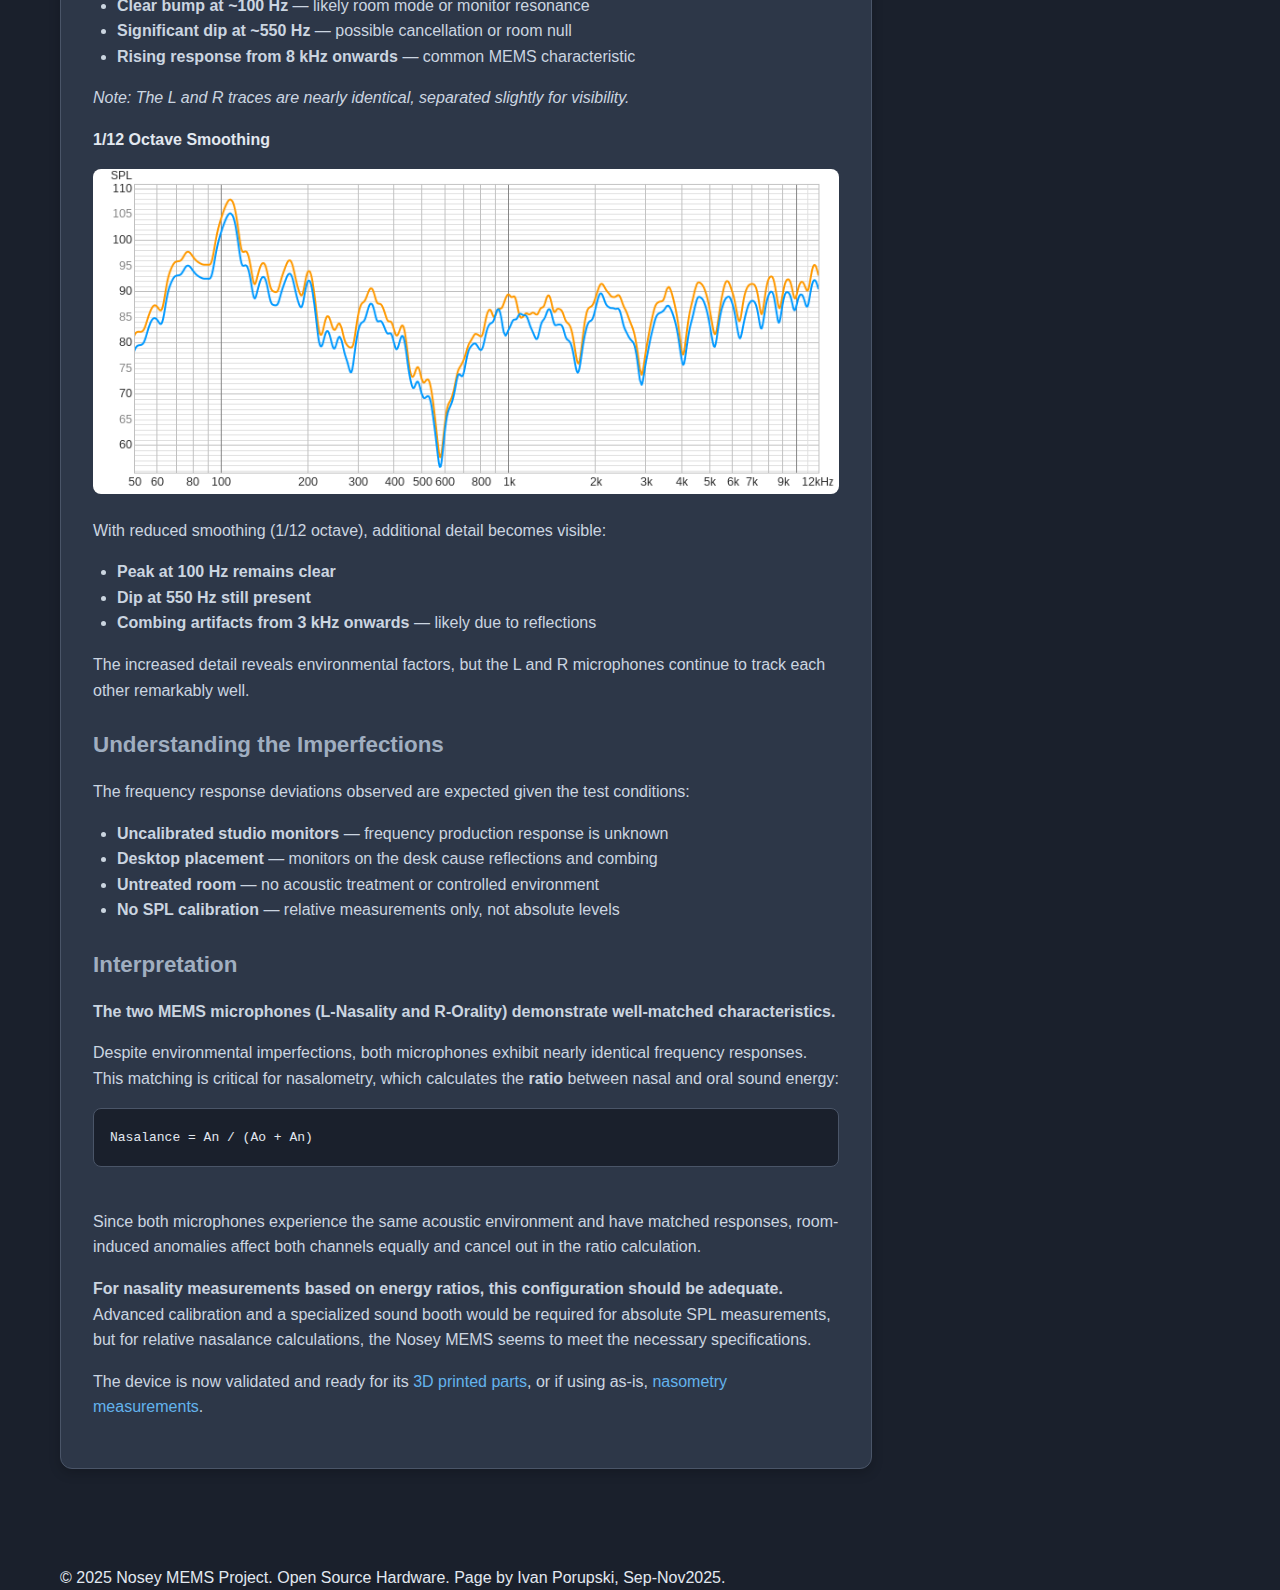
<file: docs/calibration.html>
<!DOCTYPE html>
<html lang="en">
<head>
    <meta charset="UTF-8">
    <meta name="viewport" content="width=device-width, initial-scale=1.0">
    <title>Calibration Guide - Nosey MEMS</title>
    <link rel="stylesheet" href="style.css">
    <script src="shared/load-components.js"></script>
</head>
<body>
    <!-- Navigation placeholder -->
    <div id="navbar-placeholder" style="position: sticky; top: 0; z-index: 100;"></div>

    <section class="hero">
        <div class="container">
            <h1><b>Calibration Guide</b></h1>
            <p>Step-by-step instructions for calibrating your Nosey MEMS Nasometer with REW.</p>
        </div>
    </section>

    <main class="main-content">
        <div class="container">
            <div class="content-grid">
                <div class="main-column">

<section id="starting-off" class="content-section">
    <h2>Starting off right</h2>
    
    <p>This guide covers the validation and calibration process for the Nosey MEMS Nasometer using Room EQ Wizard (REW).</p>
    
    <p>
        <a href="https://www.roomeqwizard.com/" target="_blank">Room EQ Wizard</a> (REW) is open-source acoustical measurement software commonly used for measuring room acoustics, frequency response of speakers and microphones, and audio circuit characteristics. It is available for Windows, macOS, and Linux.
    </p>
    
    <h3>Calibration Process Summary</h3>
    
    <p>The following steps verify that the L-Nasality and R-Orality microphones have matched frequency responses:</p>
    
    <ol style="padding-left: 2em; margin-left: 1em;">
        <li><strong>Setup audio interface:</strong> Connect both Nosey MEMS channels to a USB audio interface with phantom power (+48V) enabled. Verify signal input in the system audio settings.</li>
        
        <li><strong>Position the device:</strong> Mount the Nosey MEMS approximately 5 cm from a loudspeaker or studio monitor in a stable position.</li>
        
        <li><strong>Run frequency sweeps:</strong> Use REW to perform frequency sweep measurements on both the L and R channels across the audible spectrum (20 Hz - 20 kHz).</li>
        
        <li><strong>Compare responses:</strong> Analyze the frequency response curves to verify that both microphones track each other closely. Well-matched microphones are essential for accurate nasalance ratio calculations.</li>
        
        <li><strong>Optional calibration:</strong> Export the frequency response data to apply correction filters to raw audio recordings before performing nasalance calculations.</li>
    </ol>
    <br>
    <p><strong>Note:</strong> For basic nasalance measurements (ratio-based), absolute SPL calibration is not required. The critical factor is that both microphones have matched relative frequency responses.</p>
</section>

<section id="setting-rew" class="content-section">
    <h2>Setting up REW</h2>
    
    <p>This guide covers the installation of <strong>Room EQ Wizard (REW)</strong> on Linux Mint and configuration with a USB audio interface.</p>
    
    <h3>Installation Steps</h3>
    
    <div class="step">
        <h4>1. Download REW</h4>
        <p>Download the no-JRE installer from the <a href="https://www.roomeqwizard.com/" target="_blank">official REW website</a>:</p>
        <div class="code-block"><code>REW_linux_no_jre_5_31_3.sh</code></div>
        <br>
    </div>
    
    <div class="step">
        <h4>2. Install Java 8</h4>
        <p>The REW installer specifically requires Java 8, even though REW itself runs fine on newer versions:</p>
        <div class="code-block"><code>sudo apt install openjdk-8-jre</code></div>
        <br>
    </div>
    
    <div class="step">
        <h4>3. Run the Installer</h4>
        <p>Point the installer to the Java 8 installation:</p>
        <div class="code-block"><code>INSTALL4J_JAVA_HOME=/usr/lib/jvm/java-8-openjdk-amd64 ./REW_linux_no_jre_5_31_3.sh</code></div>
        <br>
        <p>Follow the graphical installer prompts to complete the installation.</p>
    </div>
    
    <h3>Audio Interface Setup</h3>
    
    <p>This example uses a <strong>Behringer UMC404HD</strong> USB audio interface. The process is similar for other USB audio interfaces.</p>
    
    <div class="step">
        <h4>1. Connect the Audio Interface</h4>
        <p>Connect the USB audio interface and allow the system to recognize it.</p>
    </div>
    
    <div class="step">
        <h4>2. Open PulseAudio Volume Control</h4>
        <p>Launch pavucontrol from the terminal or application menu:</p>
        <div class="code-block"><code>pavucontrol</code></div>
        <br>
        <p>If not installed, install it first:</p>
        <div class="code-block"><code>sudo apt install pavucontrol</code></div>
        <br>
    </div>
    
    <div class="step">
        <h4>3. Configure the Audio Profile</h4>
        <p>In pavucontrol, navigate to the <strong>Configuration</strong> tab:</p>
        <ol style="padding-left: 2em; margin-left: 1em;">
            <li>Locate the audio interface (e.g., "UMC404HD 192k")</li>
            <li>Change the profile dropdown to <strong>Output + Input</strong> (or "Analog Stereo Duplex")</li>
            <li>This enables both recording and playback through the interface</li>
        </ol>
        <br>
    </div>
    
    <div class="step">
        <h4>4. Verify Input (Microphone)</h4>
        <p>Switch to the <strong>Input Devices</strong> tab:</p>
        <ol style="padding-left: 2em; margin-left: 1em;">
            <li>Locate the audio interface input</li>
            <li>Generate test audio near the microphone</li>
            <li>Verify the green level meter responds to sound</li>
            <li>Adjust the input volume slider as needed</li>
        </ol>
        <br>
    </div>
    
    <div class="step">
        <h4>5. Verify Output (Studio Monitors)</h4>
        <p>Switch to the <strong>Output Devices</strong> tab:</p>
        <ol style="padding-left: 2em; margin-left: 1em;">
            <li>Locate the audio interface output</li>
            <li>Play test audio (music, system sounds, etc.)</li>
            <li>Confirm sound outputs through the studio monitors connected to the interface</li>
            <li>Adjust the output volume slider as needed</li>
        </ol>
        <br>
    </div>
    
    <div class="step">
        <h4>6. Configure REW</h4>
        <p>In Room EQ Wizard, navigate to <strong>Preferences → Soundcard</strong>:</p>
        <ol style="padding-left: 2em; margin-left: 1em;">
            <li>Set <strong>Input Device</strong> to the audio interface (e.g., "UMC404HD")</li>
            <li>Set <strong>Output Device</strong> to the same interface</li>
            <li>Click <strong>OK</strong> to save the configuration</li>
        </ol>
        <br>
    </div>
    
    <br>
    
    <div class="info-box">
        <p><strong>💡 Troubleshooting Tips:</strong></p>
        <ul>
            <li>If the audio interface doesn't appear in REW, restart the application</li>
            <li>Use <code>pavucontrol</code> to verify the device is recognized and set to "Analog Stereo Duplex"</li>
            <li>The Java 8 requirement is only for the <em>installer</em> — REW runs fine on Java 17+ after installation</li>
            <li><strong>Finding the Java path:</strong> If Java 8 is installed in a non-standard location, find it with:
                <div class="code-block"><code>readlink -f $(which java)</code></div>
                Use the path up to (but not including) <code>/bin/java</code> as the <code>INSTALL4J_JAVA_HOME</code> value
            </li>
        </ul>
    </div>
    
    <p class="system-info"><small>Tested on: Linux Mint 22.2 (Zara), based on Ubuntu 24.04</small></p>
</section>



<section id="frequency-response" class="content-section">
    <h2>Frequency Response Testing</h2>
    
    <p>This step validates the Nosey MEMS microphones by verifying that both MEMS elements (L-Nasality and R-Orality) have matched frequency responses. Since microphones vary unit to unit, this verification ensures the device meets specifications.</p>

    <h3>Test Setup</h3>
    
    <p>A frequency sweep measurement is performed in REW <strong>without SPL calibration</strong>. The goal is to compare the relative frequency response between the left and right microphones, not to measure absolute sound pressure levels.</p>
    
    <div class="step">
        <h4>Performing the Sweep</h4>
        <ol style="padding-left: 2em; margin-left: 1em;">
            <li>In REW, navigate to <strong>Measure</strong> and select the configured audio interface</li>
            <li>Choose the <strong>frequency sweep</strong> measurement type</li>
            <li>Set the sweep range (typically 20 Hz - 20 kHz)</li>
            <li>Position the Nosey MEMS at a consistent distance from the studio monitors</li>
            <li>Run the measurement for both L and R channels</li>
        </ol>
    </div>
    
    <h3>Results</h3>
    
    <p>The plots below compare the frequency response of the L (orange) and R (blue) microphones with different smoothing levels applied:</p>
    
    <div class="step">
        <h4>1/1 Octave Smoothing</h4>
        <img src="img/LR_Nosey_MEMS_test_1_separated_cropped_1-1smoothing.png" alt="Frequency response with 1/1 octave smoothing" style="max-width: 100%; height: auto; border-radius: 8px; margin: 1rem 0;">
        <p>With maximum smoothing (1/1 octave), the frequency response shows:</p>
        <ul>
            <li><strong>Clear bump at ~100 Hz</strong> — likely room mode or monitor resonance</li>
            <li><strong>Significant dip at ~550 Hz</strong> — possible cancellation or room null</li>
            <li><strong>Rising response from 8 kHz onwards</strong> — common MEMS characteristic</li>
        </ul>
        <p><em>Note: The L and R traces are nearly identical, separated slightly for visibility.</em></p>
    </div>
    
    <div class="step">
        <h4>1/12 Octave Smoothing</h4>
        <img src="img/LR_Nosey_MEMS_test_1_separated_cropped_1-12smoothing.png" alt="Frequency response with 1/12 octave smoothing" style="max-width: 100%; height: auto; border-radius: 8px; margin: 1rem 0;">
        <p>With reduced smoothing (1/12 octave), additional detail becomes visible:</p>
        <ul>
            <li><strong>Peak at 100 Hz remains clear</strong></li>
            <li><strong>Dip at 550 Hz still present</strong></li>
            <li><strong>Combing artifacts from 3 kHz onwards</strong> — likely due to reflections</li>
        </ul>
        <p>The increased detail reveals environmental factors, but the L and R microphones continue to track each other remarkably well.</p>
    </div>
    
    <h3>Understanding the Imperfections</h3>
    
    <p>The frequency response deviations observed are expected given the test conditions:</p>
    <ul>
        <li><strong>Uncalibrated studio monitors</strong> — frequency production response is unknown</li>
        <li><strong>Desktop placement</strong> — monitors on the desk cause reflections and combing</li>
        <li><strong>Untreated room</strong> — no acoustic treatment or controlled environment</li>
        <li><strong>No SPL calibration</strong> — relative measurements only, not absolute levels</li>
    </ul>
    
    <h3>Interpretation</h3>
    
    <p><strong>The two MEMS microphones (L-Nasality and R-Orality) demonstrate well-matched characteristics.</strong></p>
    
    <p>Despite environmental imperfections, both microphones exhibit nearly identical frequency responses. This matching is critical for nasalometry, which calculates the <strong>ratio</strong> between nasal and oral sound energy:</p>
    
    <div class="code-block"><code>Nasalance = An / (Ao + An)</code></div>
    <br>
    
    <p>Since both microphones experience the same acoustic environment and have matched responses, room-induced anomalies affect both channels equally and cancel out in the ratio calculation.</p>
    
    <p><strong>For nasality measurements based on energy ratios, this configuration should be adequate.</strong> Advanced calibration and a specialized sound booth would be required for absolute SPL measurements, but for relative nasalance calculations, the Nosey MEMS seems to meet the necessary specifications.</p>
    
    <p class="next-step">The device is now validated and ready for its <a href="3dprinting.html#hero">3D printed parts</a>, or if using as-is, <a href="nasometry.html#hero">nasometry measurements</a>.</p>
</section>




                </div>
                
                <!-- Sidebar placeholder -->
                <aside class="sidebar" id="sidebar-placeholder"></aside>
                
            </div>
        </div>
    </main>

    <!-- Footer placeholder -->
    <div id="footer-placeholder"></div>

</body>
</html>
</file>
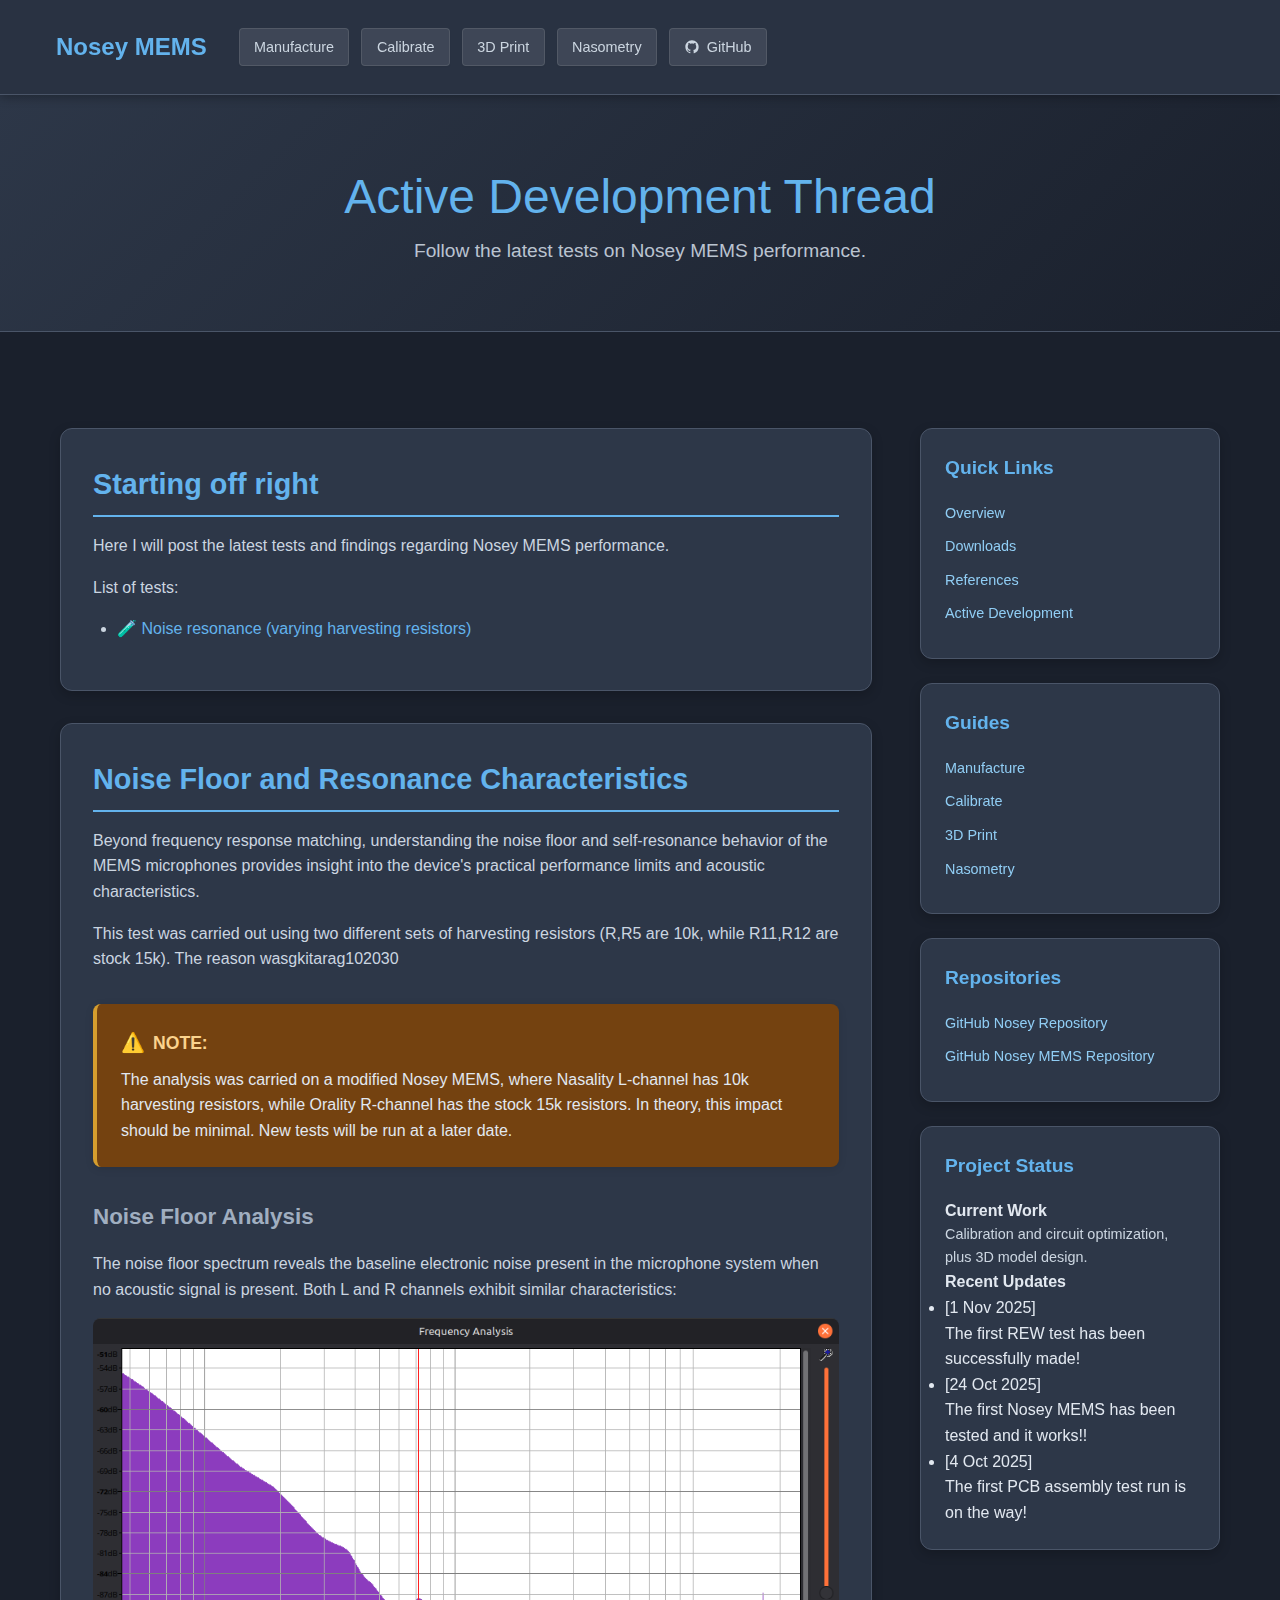
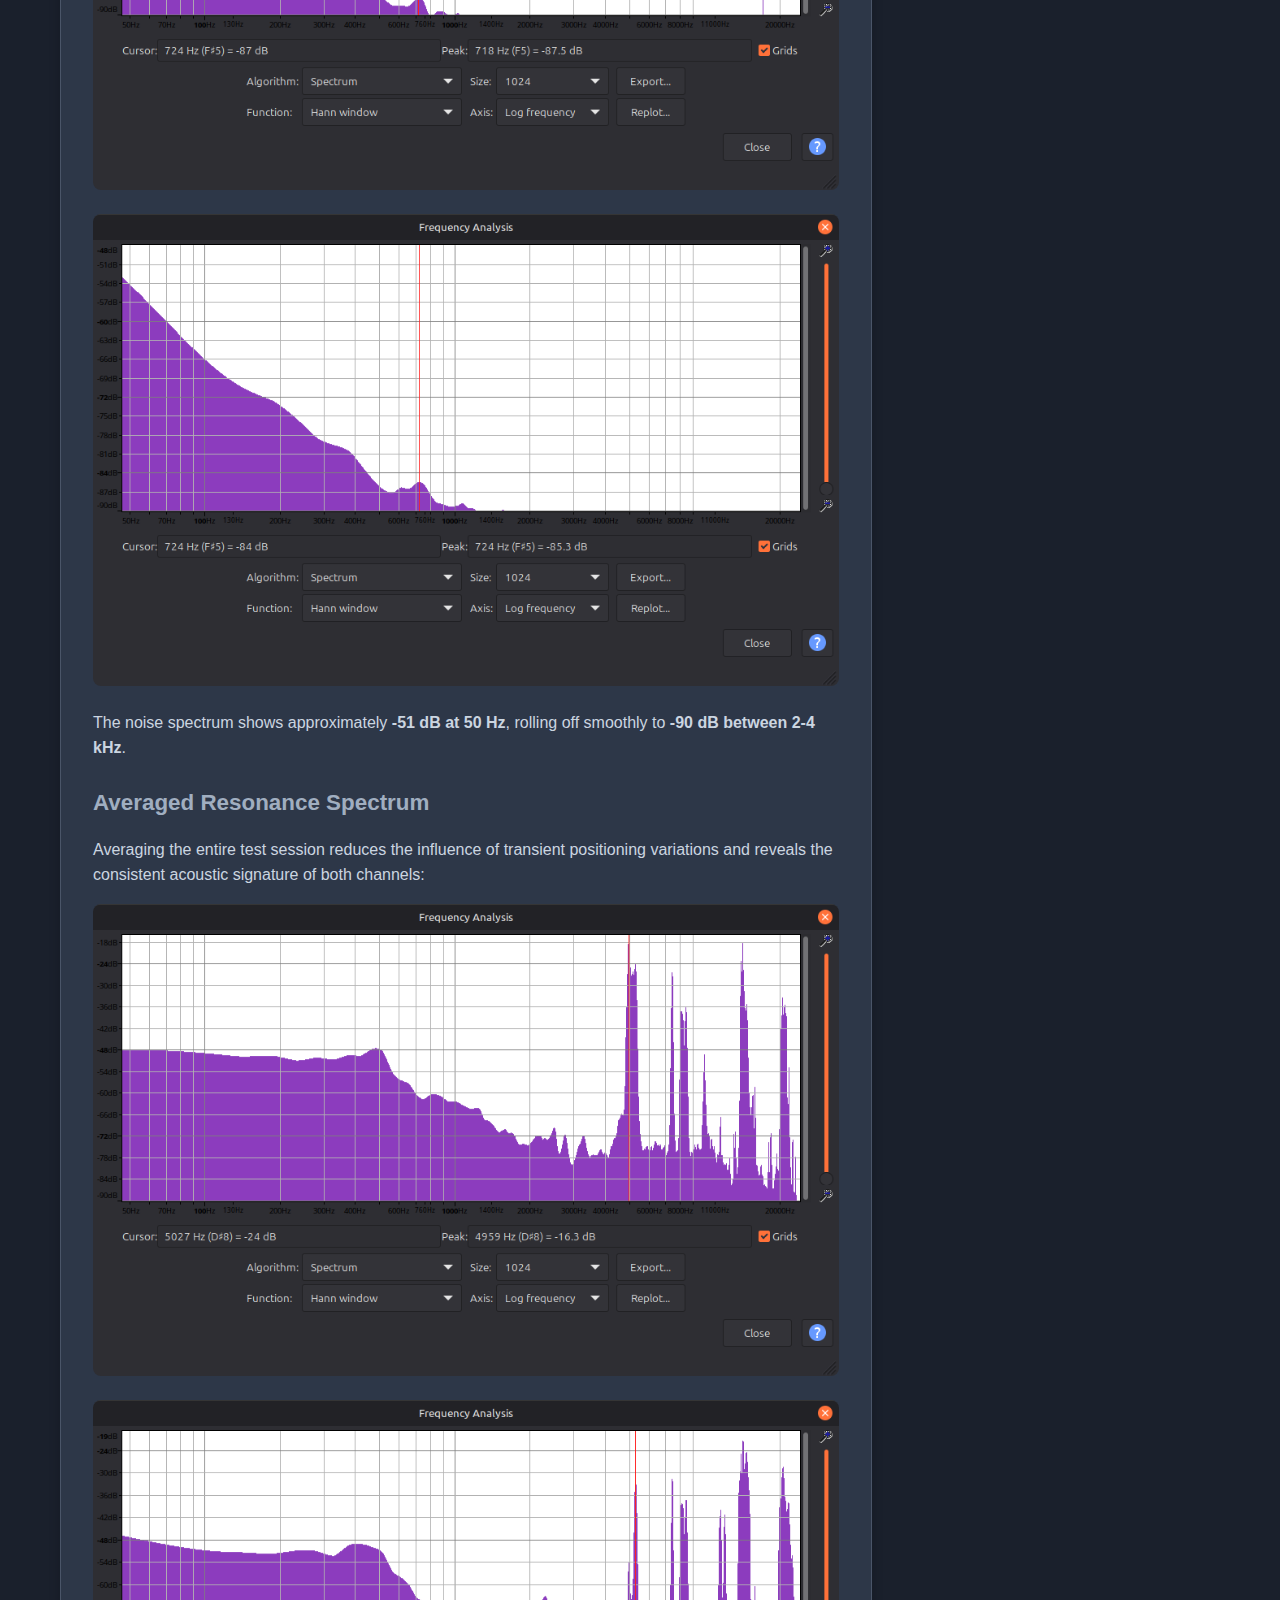
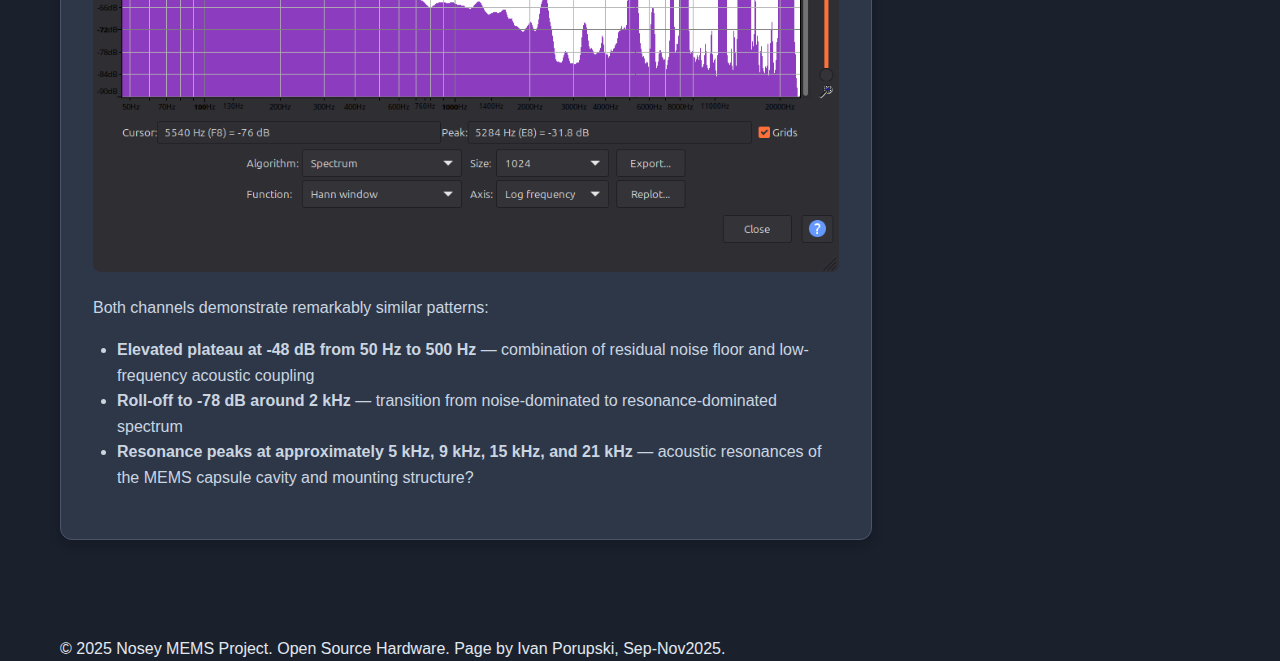
<file: docs/development.html>
<!DOCTYPE html>
<html lang="en">
<head>
    <meta charset="UTF-8">
    <meta name="viewport" content="width=device-width, initial-scale=1.0">
    <title>Active Development - Nosey MEMS</title>
    <link rel="stylesheet" href="style.css">
    <script src="shared/load-components.js"></script>
</head>
<body>
    <!-- Navigation placeholder -->
    <div id="navbar-placeholder" style="position: sticky; top: 0; z-index: 100;"></div>

    <section class="hero">
        <div class="container">
            <h1><b>Active Development Thread</b></h1>
            <p>Follow the latest tests on Nosey MEMS performance.</p>
        </div>
    </section>

    <main class="main-content">
        <div class="container">
            <div class="content-grid">
                <div class="main-column">

<section id="starting-off" class="content-section">
  <h2>Starting off right</h2>
  <p>Here I will post the latest tests and findings regarding Nosey MEMS performance.</p>

  <p>List of tests:</p>
  <ul>
    <li><span role="img" aria-label="test tube">🧪</span> <a href="development.html#1-noise-resonance">Noise resonance (varying harvesting resistors)</a></li>
  </ul>
</section>






<section id="1-noise-resonance" class="content-section">
    <h2>Noise Floor and Resonance Characteristics</h2>
    
    <p>Beyond frequency response matching, understanding the noise floor and self-resonance behavior of the MEMS microphones provides insight into the device's practical performance limits and acoustic characteristics.</p>

    <p>This test was carried out using two different sets of harvesting resistors (R,R5 are 10k, while R11,R12 are stock 15k). The reason wasgkitarag102030
        
    </p>

    <div class="disclaimer">
        <h4>NOTE:</h4>
        The analysis was carried on a modified Nosey MEMS, where Nasality L-channel has 10k harvesting resistors, while Orality R-channel has the stock 15k resistors. In theory, this impact should be minimal. New tests will be run at a later date.
    </div> 
    
    <h3>Noise Floor Analysis</h3>
    
    <p>The noise floor spectrum reveals the baseline electronic noise present in the microphone system when no acoustic signal is present. Both L and R channels exhibit similar characteristics:</p>
    
    <div class="step">
        <div style="margin: 1rem 0;">
            <img src="img/audio_plots/NoseyMEMS-L-noise.png" alt="Left channel noise floor spectrum" style="max-width: 100%; height: auto; border-radius: 8px; margin-bottom: 1rem;">
            <img src="img/audio_plots/NoseyMEMS-R-noise.png" alt="Right channel noise floor spectrum" style="max-width: 100%; height: auto; border-radius: 8px;">
        </div>
        
        <p>The noise spectrum shows approximately <strong>-51 dB at 50 Hz</strong>, rolling off smoothly to <strong>-90 dB between 2-4 kHz</strong>. </p>
        <!-- <p>This performance is typical for quality MEMS microphones with low-noise preamplification. The elevated low-frequency noise is characteristic of 1/f (flicker) noise common in electronic systems, while the roll-off indicates effective high-frequency noise suppression in the signal chain. For speech nasometry applications where energy is concentrated between 300 Hz and 3 kHz, this noise floor provides excellent dynamic range.</p> -->
    </div>
    
    <!-- <h3>Self-Resonance Testing</h3>
    
    <p>To investigate potential acoustic resonances in the microphone capsules and their mounting, a feedback test was performed by bringing headphones close to the microphones until acoustic feedback occurred. While this method lacks the precision of controlled impedance tube measurements, it reveals resonant peaks in the system:</p>
    
    <ul>
        <li><strong>Left channel (L-Nasality):</strong> Primary resonance peak at <strong>4.9 kHz</strong> with fading harmonics visible around 10 kHz and 14.9 kHz</li>
        <li><strong>Right channel (R-Orality):</strong> Primary resonance peak at <strong>14.7 kHz</strong> with no clear harmonics</li>
    </ul>
    
    <p>The difference in resonant frequencies between channels is likely attributable to uncontrolled hand-held positioning of the headphones during testing rather than significant variation between the microphones themselves. To obtain a more representative characterization, averaged measurements were collected over multiple feedback instances.</p> -->
    
    <h3>Averaged Resonance Spectrum</h3>
    
    <p>Averaging the entire test session reduces the influence of transient positioning variations and reveals the consistent acoustic signature of both channels:</p>
    
    <div class="step">
        <div style="margin: 1rem 0;">
            <img src="img/audio_plots/NoseyMEMS-L-AVGresonance.png" alt="Left channel averaged resonance spectrum" style="max-width: 100%; height: auto; border-radius: 8px; margin-bottom: 1rem;">
            <img src="img/audio_plots/NoseyMEMS-R-AVGresonance.png" alt="Right channel averaged resonance spectrum" style="max-width: 100%; height: auto; border-radius: 8px;">
        </div>
        
        <p>Both channels demonstrate remarkably similar patterns:</p>
        <ul>
            <li><strong>Elevated plateau at -48 dB from 50 Hz to 500 Hz</strong> — combination of residual noise floor and low-frequency acoustic coupling</li>
            <li><strong>Roll-off to -78 dB around 2 kHz</strong> — transition from noise-dominated to resonance-dominated spectrum</li>
            <li><strong>Resonance peaks at approximately 5 kHz, 9 kHz, 15 kHz, and 21 kHz</strong> — acoustic resonances of the MEMS capsule cavity and mounting structure?</li>
        </ul>
    </div>
    
    <!-- <h3>Physical Interpretation</h3>
    
    <p>The observed resonance peaks are expected phenomena arising from the physical geometry of the MEMS microphone system. Several factors contribute to these characteristics:</p>
    
    <p><strong>MEMS Capsule Acoustics:</strong> The MEMS microphone consists of a small cavity behind the diaphragm, typically creating Helmholtz resonances in the 5-20 kHz range. These resonances are engineered into the capsule design to extend high-frequency response, which explains the rising response above 8 kHz noted in the frequency sweep measurements.</p>
    
    <p><strong>Mounting and Port Geometry:</strong> The acoustic port through which sound enters the microphone, combined with any protective mesh or windscreen, forms additional resonant structures. The multiple peaks observed (5 kHz, 9 kHz, 15 kHz, 21 kHz) suggest standing waves and cavity modes within the microphone housing and PCB-mounted structure.</p>
    
    <p><strong>Signal Chain Contribution:</strong> While the TI dual op-amp configuration (buffer + inverting buffer for balanced output) provides clean amplification with excellent CMRR (Common-Mode Rejection Ratio), it does not introduce these resonances — they are acoustic in nature. The 48V phantom power through balanced cables into the Behringer UCA404 ensures adequate headroom and low noise, allowing these subtle acoustic characteristics to be clearly resolved.</p>
    
    <p><strong>Matched Behavior:</strong> The critical finding is that both L and R channels exhibit nearly identical resonance patterns, confirming matched acoustic behavior. For nasalance ratio calculations, this matching ensures that any frequency-dependent characteristics affect both nasal and oral measurements equally, maintaining measurement accuracy across the frequency spectrum.</p>
    
    <p class="next-step">With noise floor and resonance characteristics documented, the microphones demonstrate suitable performance for speech nasometry applications where most energy lies below 5 kHz.</p> -->


</section>





                    

                </div>
                
                <!-- Sidebar placeholder -->
                <aside class="sidebar" id="sidebar-placeholder"></aside>
                
            </div>
        </div>
    </main>

    <!-- Footer placeholder -->
    <div id="footer-placeholder"></div>

</body>
</html>
</file>
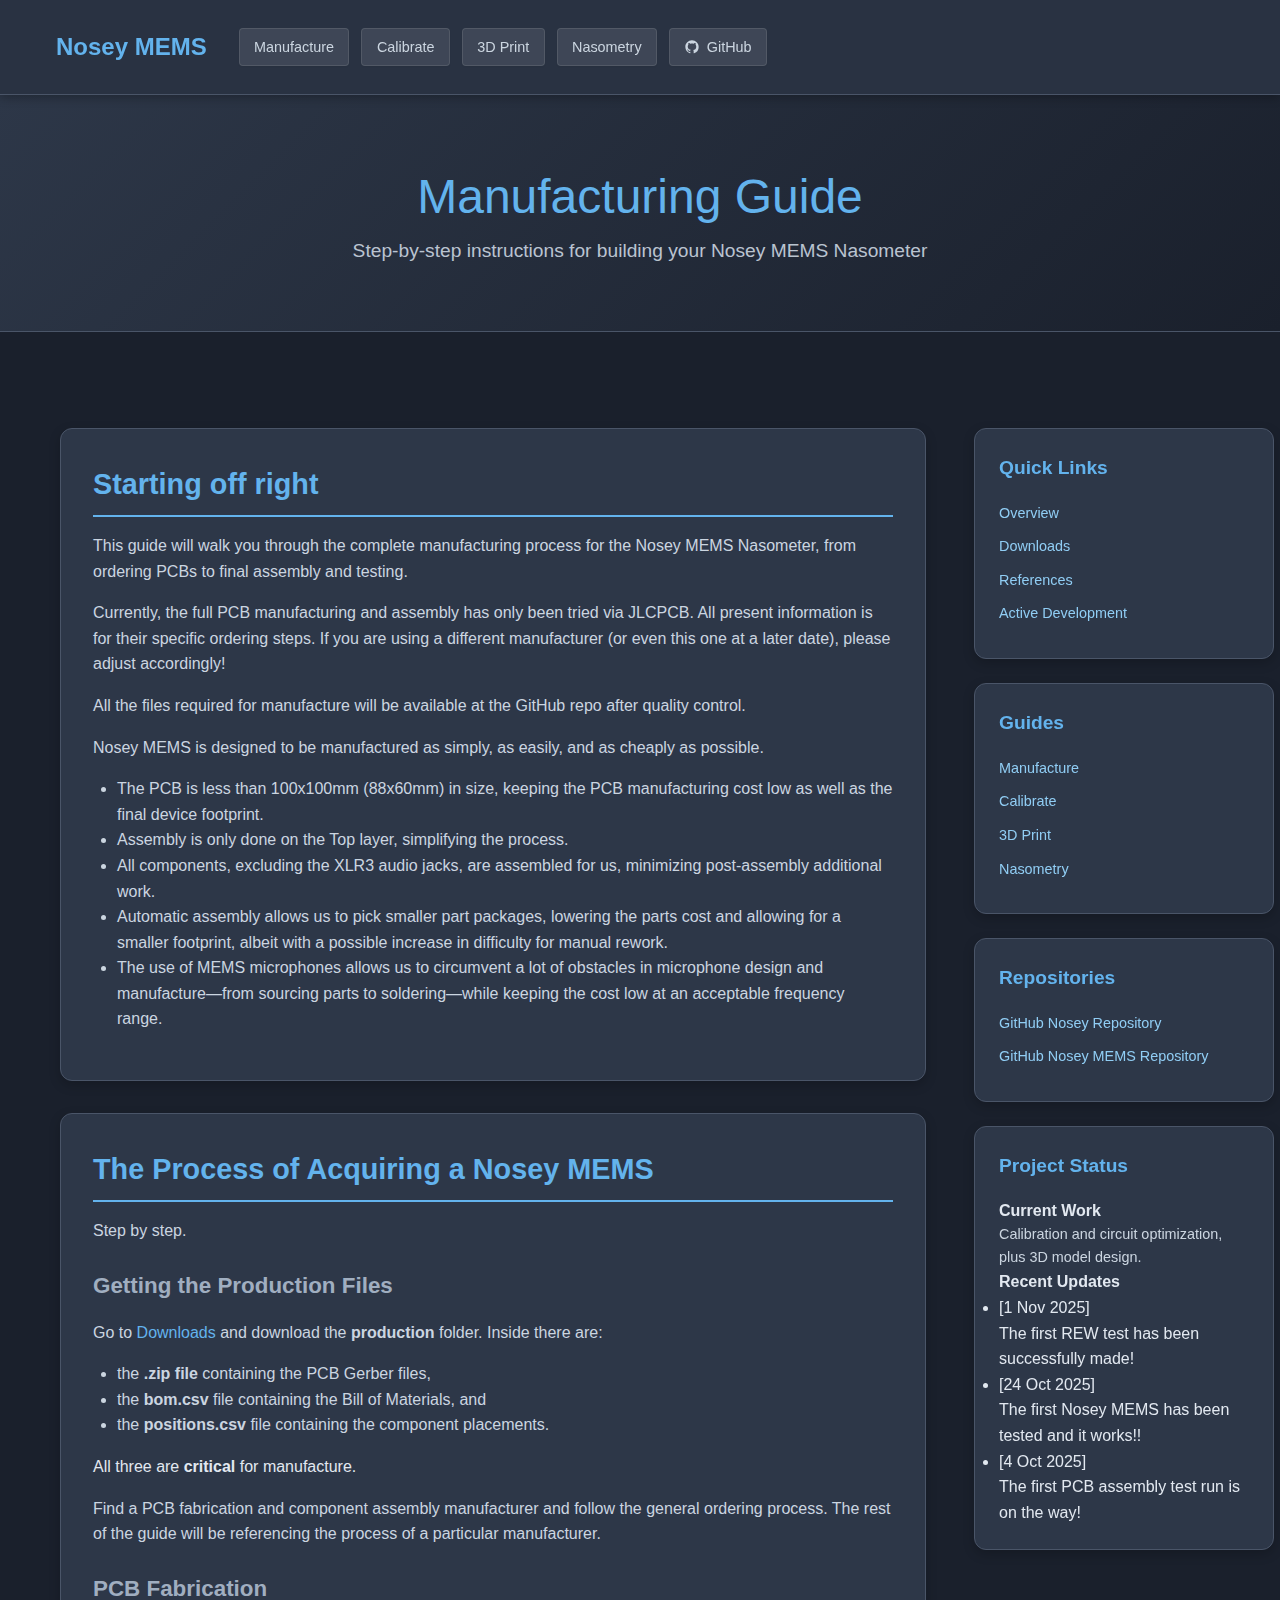
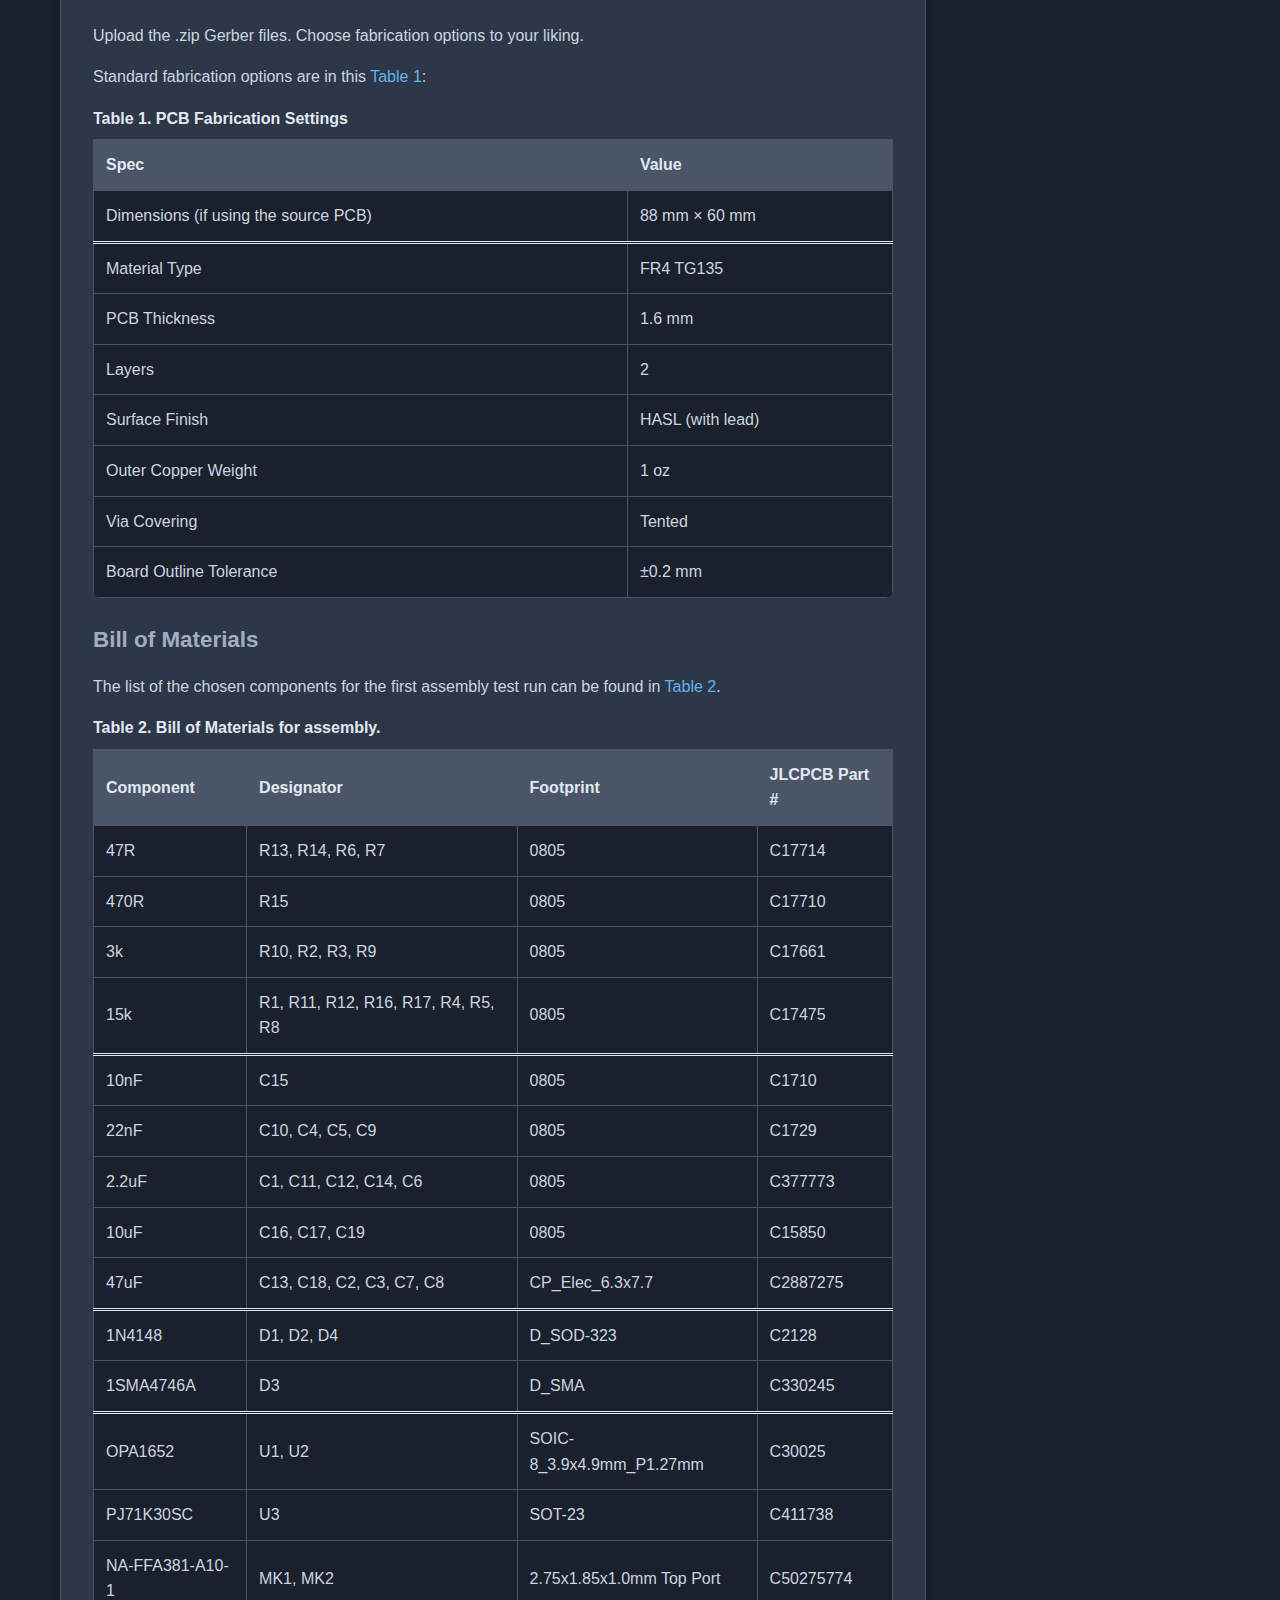
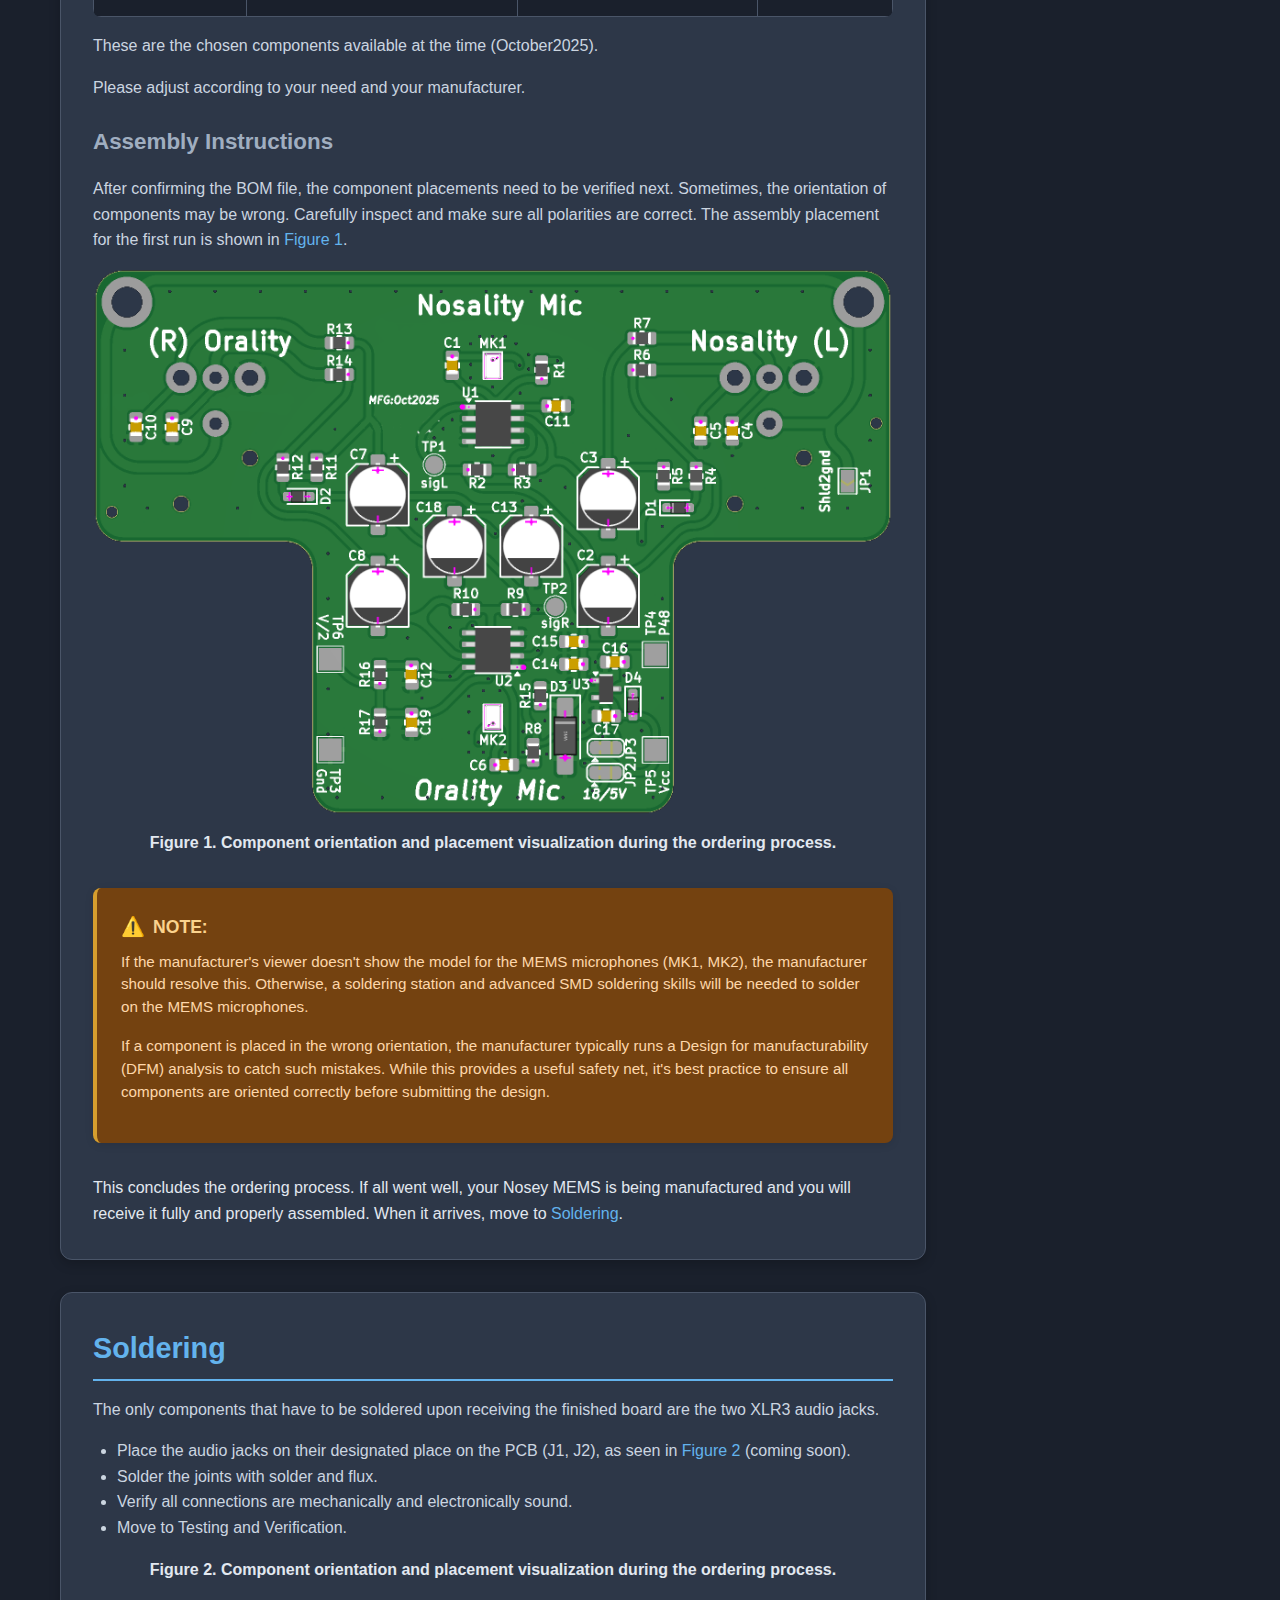
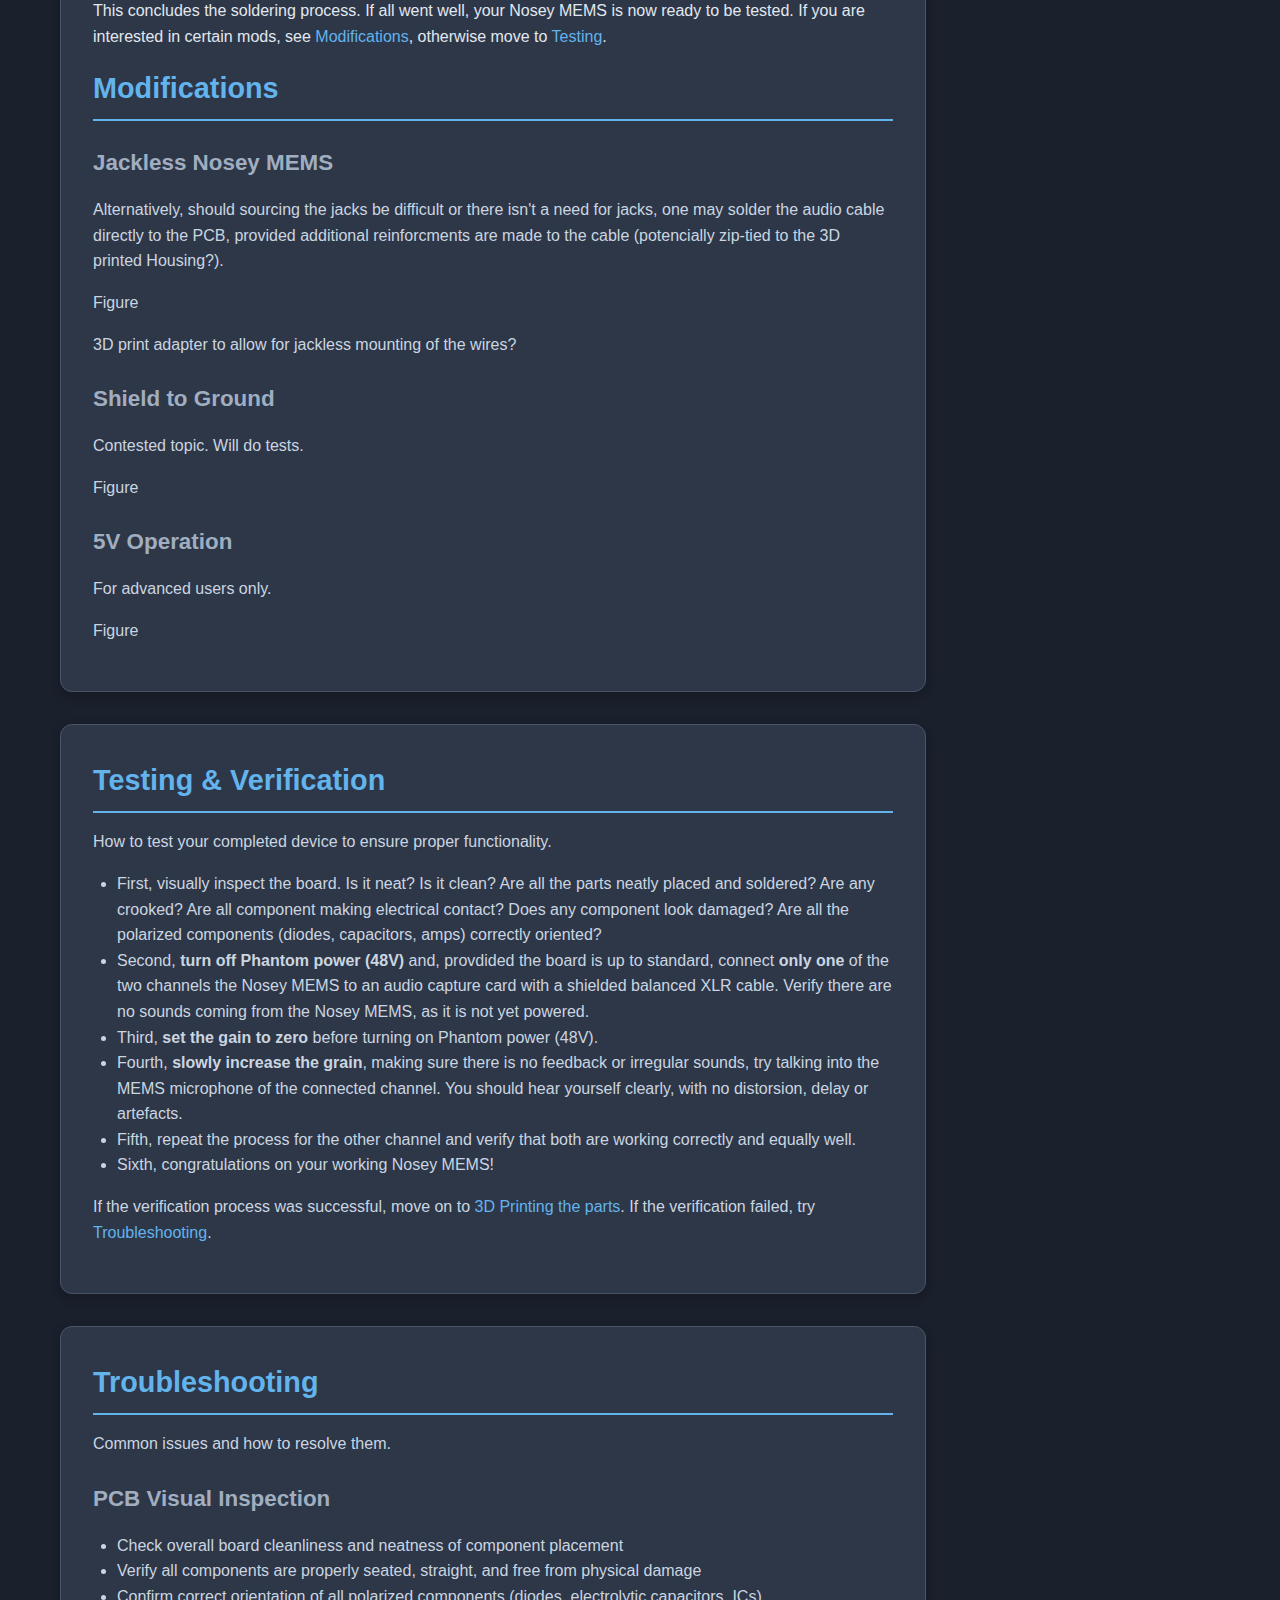
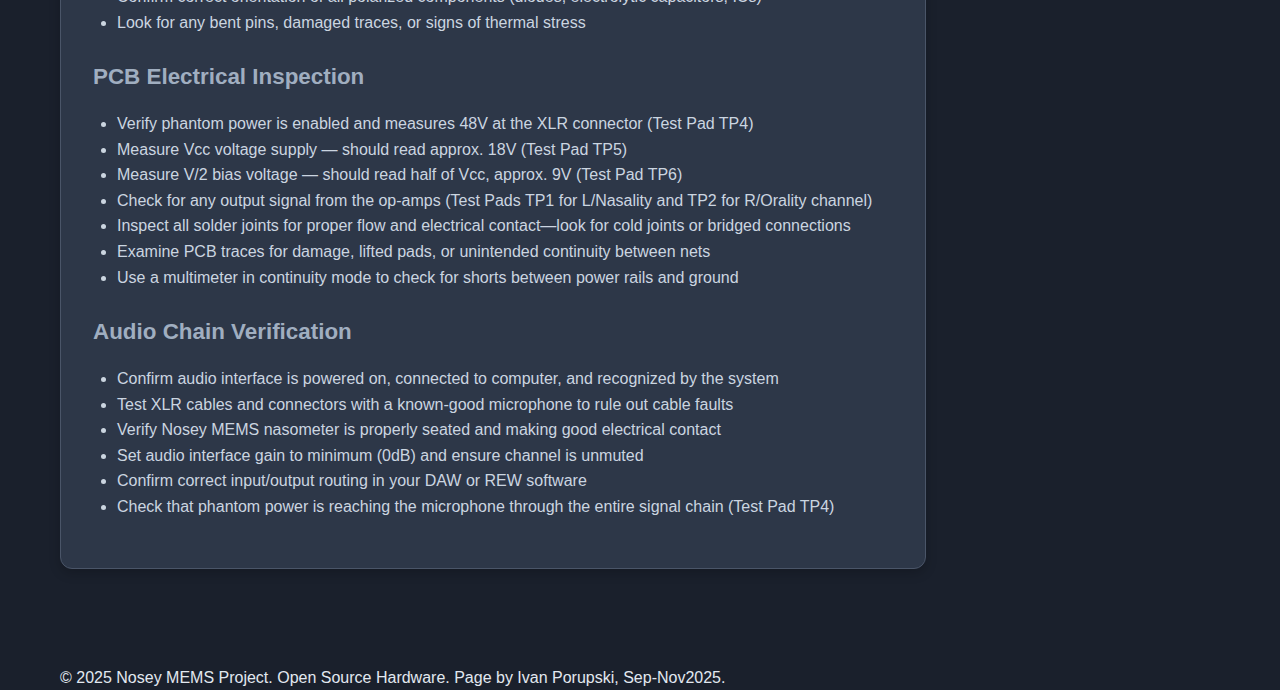
<file: docs/manufacture.html>
<!DOCTYPE html>
<html lang="en">
<head>
    <meta charset="UTF-8">
    <meta name="viewport" content="width=device-width, initial-scale=1.0">
    <title>Manufacturing Guide - Nosey MEMS</title>
    <link rel="stylesheet" href="style.css">
    <script src="shared/load-components.js"></script>
</head>
<body>
    <!-- Navigation placeholder -->
    <div id="navbar-placeholder" style="position: sticky; top: 0; z-index: 100;"></div>


    <section id="hero" class="hero">
        <div class="container">
            <h1><b>Manufacturing Guide</b></h1>
            <p>Step-by-step instructions for building your Nosey MEMS Nasometer</p>
        </div>
    </section>

    <main class="main-content">
        <div class="container">
            <div class="content-grid">
                <div class="main-column">
                    <section id="starting-off" class="content-section">
                        <h2>Starting off right</h2>
                        <p>This guide will walk you through the complete manufacturing process for the Nosey MEMS Nasometer, from ordering PCBs to final assembly and testing.</p>

                        <p>Currently, the full PCB manufacturing and assembly has only been tried via JLCPCB. All present information is for their specific ordering steps. If you are using a different manufacturer (or even this one at a later date), please adjust accordingly!</p>

                        <p>All the files required for manufacture will be available at the GitHub repo after quality control.</p>

                        <p>Nosey MEMS is designed to be manufactured as simply, as easily, and as cheaply as possible.</p> 
                        <ul>
                            <li>The PCB is less than 100x100mm (88x60mm) in size, keeping the PCB manufacturing cost low as well as the final device footprint.</li>
                            <li>Assembly is only done on the Top layer, simplifying the process.</li>
                            <li>All components, excluding the XLR3 audio jacks, are assembled for us, minimizing post-assembly additional work.</li>
                            <li>Automatic assembly allows us to pick smaller part packages, lowering the parts cost and allowing for a smaller footprint, albeit with a possible increase in difficulty for manual rework.</li>
                            <li>The use of MEMS microphones allows us to circumvent a lot of obstacles in microphone design and manufacture—from sourcing parts to soldering—while keeping the cost low at an acceptable frequency range.</li>
                        </ul>
                        
                    </section>

                    <section id="process" class="content-section">
                        <h2>The Process of Acquiring a Nosey MEMS</h2>
                        <p>Step by step.</p>

                        <h3>Getting the Production Files</h3>

                        <p>Go to <a href="index.html#downloads">Downloads</a> and download the <b>production</b> folder. Inside there are:
                            <ul>
                                <li>the <b>.zip file</b> containing the PCB Gerber files,</li>
                                <li>the <b>bom.csv</b> file containing the Bill of Materials, and</li>
                                <li>the <b>positions.csv</b> file containing the component placements.</li>
                            </ul>
                        All three are <b>critical</b> for manufacture.</p>

                        <p>Find a PCB fabrication and component assembly manufacturer and follow the general ordering process. The rest of the guide will be referencing the process of a particular manufacturer.</p>
                        
                        <h3 id="pcb-fabrication">PCB Fabrication</h3>
                        <p>Upload the .zip Gerber files. Choose fabrication options to your liking.</p>
                        
                        <div>
                        <p>Standard fabrication options are in this <a href="#table_pcb_fab_options"> Table 1</a>:</p>

                        <table id="table_pcb_fab_options" class="spec-table">
                            <caption class="table-caption">Table 1. PCB Fabrication Settings</caption>
                            <thead>
                                <tr>
                                    <th>Spec</th>
                                    <th>Value</th>
                                </tr>
                            </thead>
                            <tbody>
                                <tr style="border-bottom: 3px double #e2e8f0;">
                                    <td>Dimensions (if using the source PCB)</td>
                                    <td>88 mm × 60 mm</td>
                                </tr>
                                <tr>
                                    <td>Material Type</td>
                                    <td>FR4 TG135</td>
                                </tr>
                                <tr>
                                    <td>PCB Thickness</td>
                                    <td>1.6 mm</td>
                                </tr>
                                <tr>
                                    <td>Layers</td>
                                    <td>2</td>
                                </tr>
                                <tr>
                                    <td>Surface Finish</td>
                                    <td>HASL (with lead)</td>
                                </tr>
                                <tr>
                                    <td>Outer Copper Weight</td>
                                    <td>1 oz</td>
                                </tr>
                                <tr>
                                    <td>Via Covering</td>
                                    <td>Tented</td>
                                </tr>
                                <tr>
                                    <td>Board Outline Tolerance</td>
                                    <td>±0.2 mm</td>
                                </tr>
                            </tbody>
                        </table>


                        </div>
                        <h3 id="bill-of-materials">Bill of Materials</h3>
                        <p>The list of the chosen components for the first assembly test run can be found in <a href="#bom-table"> Table 2</a>.</p>

                        <table id="bom-table" class="spec-table">
                            <caption class="table-caption">Table 2. Bill of Materials for assembly.</caption>
                            <thead>
                                <tr>
                                    <th>Component</th>
                                    <th>Designator</th>
                                    <th>Footprint</th>
                                    <th>JLCPCB Part #</th>
                                </tr>
                            </thead>
                            <tbody>
                                <!-- Resistors (smallest to largest) -->
                                <tr>
                                    <td>47R</td>
                                    <td>R13, R14, R6, R7</td>
                                    <td>0805</td>
                                    <td>C17714</td>
                                </tr>
                                <tr>
                                    <td>470R</td>
                                    <td>R15</td>
                                    <td>0805</td>
                                    <td>C17710</td>
                                </tr>
                                <tr>
                                    <td>3k</td>
                                    <td>R10, R2, R3, R9</td>
                                    <td>0805</td>
                                    <td>C17661</td>
                                </tr>
                                <tr style="border-bottom: 3px double #e2e8f0;">
                                    <td>15k</td>
                                    <td>R1, R11, R12, R16, R17, R4, R5, R8</td>
                                    <td>0805</td>
                                    <td>C17475</td>
                                </tr>
                                <!-- Capacitors (smallest to largest) -->
                                <tr>
                                    <td>10nF</td>
                                    <td>C15</td>
                                    <td>0805</td>
                                    <td>C1710</td>
                                </tr>
                                <tr>
                                    <td>22nF</td>
                                    <td>C10, C4, C5, C9</td>
                                    <td>0805</td>
                                    <td>C1729</td>
                                </tr>
                                <tr>
                                    <td>2.2uF</td>
                                    <td>C1, C11, C12, C14, C6</td>
                                    <td>0805</td>
                                    <td>C377773</td>
                                </tr>
                                <tr>
                                    <td>10uF</td>
                                    <td>C16, C17, C19</td>
                                    <td>0805</td>
                                    <td>C15850</td>
                                </tr>
                                <tr style="border-bottom: 3px double #e2e8f0;">
                                    <td>47uF</td>
                                    <td>C13, C18, C2, C3, C7, C8</td>
                                    <td>CP_Elec_6.3x7.7</td>
                                    <td>C2887275</td>
                                </tr>
                                <!-- Diodes -->
                                <tr>
                                    <td>1N4148</td>
                                    <td>D1, D2, D4</td>
                                    <td>D_SOD-323</td>
                                    <td>C2128</td>
                                </tr>
                                <tr style="border-bottom: 3px double #e2e8f0;">
                                    <td>1SMA4746A</td>
                                    <td>D3</td>
                                    <td>D_SMA</td>
                                    <td>C330245</td>
                                </tr>
                                <!-- Other components -->
                                <tr>
                                    <td>OPA1652</td>
                                    <td>U1, U2</td>
                                    <td>SOIC-8_3.9x4.9mm_P1.27mm</td>
                                    <td>C30025</td>
                                </tr>
                                <tr>
                                    <td>PJ71K30SC</td>
                                    <td>U3</td>
                                    <td>SOT-23</td>
                                    <td>C411738</td>
                                </tr>
                                <tr>
                                    <td>NA-FFA381-A10-1</td>
                                    <td>MK1, MK2</td>
                                    <td>2.75x1.85x1.0mm Top Port</td>
                                    <td>C50275774</td>
                                </tr>
                            </tbody>
                        </table>
                        
                        <p>These are the chosen components available at the time (October2025).</p>
                        <p>Please adjust according to your need and your manufacturer.</p>


                        <h3 id="assembly">Assembly Instructions</h3>
                        <p>After confirming the BOM file, the component placements need to be verified next. Sometimes, the orientation of components may be wrong. Carefully inspect and make sure all polarities are correct. The assembly placement for the first run is shown in <a href="#pcb_assembly_placement">Figure 1</a>.</p>

                        <figure>
                            <img id="pcb_assembly_placement" 
                                src="img/Nosey_MEMS_PCBA-first-ed3_oct2025.png" 
                                alt="Nosey MEMS PCB top assembly component placements" 
                                width="800">
                            <figcaption>Figure 1. Component orientation and placement visualization during the ordering process.</figcaption>
                        </figure>


                        <div class="disclaimer">
                            <h4>NOTE:</h4>
                            <p>If the manufacturer's viewer doesn't show the model for the MEMS microphones (MK1, MK2), the manufacturer should resolve this. Otherwise, a soldering station and advanced SMD soldering skills will be needed to solder on the MEMS microphones.</p>
                            <p>If a component is placed in the wrong orientation, the manufacturer typically runs a Design for manufacturability (DFM) analysis to catch such mistakes. While this provides a useful safety net, it's best practice to ensure all components are oriented correctly before submitting the design.</p>

                        <!-- <div class="disclaimer">
                            <h4>WARNING!</h4>
                            <p>Please note that the Zener diode D3 is placed WRONG. Hopefully the manufacturer will pick up on this, otherwise manual rework will be needed.</p>-->
                        </div> 
                        <div>
                            This concludes the ordering process. If all went well, your Nosey MEMS is being manufactured and you will receive it fully and properly assembled. When it arrives, move to <a href="#soldering-sec">Soldering</a>. 
                        </div>

                    </section>


                    <section id="soldering-sec" class="content-section">
                        <div>
                            <h2 id="soldering">Soldering</h2>
                            <p>The only components that have to be soldered upon receiving the finished board are the two XLR3 audio jacks.</p>

                            <div>
                                <ul>
                                    <li>Place the audio jacks on their designated place on the PCB (J1, J2), as seen in <a href="#pcb_assembly_placement">Figure 2</a> (coming soon).</li>
                                    <li>Solder the joints with solder and flux.</li>
                                    <li>Verify all connections are mechanically and electronically sound.</li>
                                    <li>Move to Testing and Verification.</li>
                                </ul>

                            <div>
                            <figure>
                                <!-- <img id="pcb_assembly_placement" 
                                    src="img/Nosey_MEMS_PCBA-first-ed_oct2025.png" 
                                    alt="Nosey MEMS PCB top assembly component placements" 
                                    width="800"> -->
                                <figcaption>Figure 2. Component orientation and placement visualization during the ordering process.</figcaption>
                            </figure>
                            </div>

                            <div>
                                This concludes the soldering process. If all went well, your Nosey MEMS is now ready to be tested. If you are interested in certain mods, see <a href="#mods">Modifications</a>, otherwise move to <a href="#testing">Testing</a>. 
                            </div>

                            </div>

                            <p></p>

                            <h2 id="mods">Modifications</h2>
                            <h3>Jackless Nosey MEMS</h3>
                            <p>Alternatively, should sourcing the jacks be difficult or there isn't a need for jacks, one may solder the audio cable directly to the PCB, provided additional reinforcments are made to the cable (potencially zip-tied to the 3D printed Housing?).</p>

                            <p>Figure</p>

                            <p>3D print adapter to allow for jackless mounting of the wires?</p>


                            <h3>Shield to Ground</h3>
                            <p>Contested topic. Will do tests.</p>
                            
                            <p>Figure</p>


                            <h3>5V Operation</h3>
                            <p>For advanced users only.</p>
                            
                            <p>Figure</p>


                        </div>
                    </section>




                    <section id="testing" class="content-section">
                        <h2>Testing & Verification</h2>
                        <p>How to test your completed device to ensure proper functionality.</p>
                        <div>
                            <p> 

                            </p>
                                 <ul>
                                    <li>First, visually inspect the board. Is it neat? Is it clean? Are all the parts neatly placed and soldered? Are any crooked? Are all component making electrical contact? Does any component look damaged? Are all the polarized components (diodes, capacitors, amps) correctly oriented?</li>
                                    <li>Second, <b>turn off Phantom power (48V)</b> and, provdided the board is up to standard, connect <b>only one</b> of the two channels the Nosey MEMS to an audio capture card with a shielded balanced XLR cable. Verify there are no sounds coming from the Nosey MEMS, as it is not yet powered.</li>
                                    <li>Third, <b>set the gain to zero</b> before turning on Phantom power (48V).</li>
                                    <li>Fourth, <b>slowly increase the grain</b>, making sure there is no feedback or irregular sounds, try talking into the MEMS microphone of the connected channel. You should hear yourself clearly, with no distorsion, delay or artefacts.</li>
                                    <li>Fifth, repeat the process for the other channel and verify that both are working correctly and equally well.</li>
                                    <li>Sixth, congratulations on your working Nosey MEMS!</li>
                                </ul>
                                <p>If the verification process was successful, move on to <a href="3dprinting.html#hero">3D Printing the parts</a>. If the verification failed, try <a href="#troubleshooting">Troubleshooting</a>.</p>

                        </div>
                    </section>

                    <section id="troubleshooting" class="content-section">
                        <h2>Troubleshooting</h2>
                        <p>Common issues and how to resolve them.</p>

                        <div>
                            <h3>PCB Visual Inspection</h3>
                            <ul>
                                <li>Check overall board cleanliness and neatness of component placement</li>
                                <li>Verify all components are properly seated, straight, and free from physical damage</li>
                                <li>Confirm correct orientation of all polarized components (diodes, electrolytic capacitors, ICs)</li>
                                <li>Look for any bent pins, damaged traces, or signs of thermal stress</li>
                            </ul>
                        </div>

                        <div>
                            <h3>PCB Electrical Inspection</h3>
                            <ul>
                                <li>Verify phantom power is enabled and measures 48V at the XLR connector (Test Pad TP4)</li>
                                <li>Measure Vcc voltage supply — should read approx. 18V (Test Pad TP5)</li>
                                <li>Measure V/2 bias voltage — should read half of Vcc, approx. 9V (Test Pad TP6)</li>
                                <li>Check for any output signal from the op-amps (Test Pads TP1 for L/Nasality and TP2 for R/Orality channel)</li>
                                <li>Inspect all solder joints for proper flow and electrical contact—look for cold joints or bridged connections</li>
                                <li>Examine PCB traces for damage, lifted pads, or unintended continuity between nets</li>
                                <li>Use a multimeter in continuity mode to check for shorts between power rails and ground</li>
                            </ul>
                        </div>

                        <div>
                            <h3>Audio Chain Verification</h3>
                            <ul>
                                <li>Confirm audio interface is powered on, connected to computer, and recognized by the system</li>
                                <li>Test XLR cables and connectors with a known-good microphone to rule out cable faults</li>
                                <li>Verify Nosey MEMS nasometer is properly seated and making good electrical contact</li>
                                <li>Set audio interface gain to minimum (0dB) and ensure channel is unmuted</li>
                                <li>Confirm correct input/output routing in your DAW or REW software</li>
                                <li>Check that phantom power is reaching the microphone through the entire signal chain (Test Pad TP4)</li>
                            </ul>
                        </div>
                    </section>
                </div>


                <!-- Sidebar placeholder -->
                <aside class="sidebar" id="sidebar-placeholder"></aside>
                
            </div>
        </div>
    </main>

    <!-- Footer placeholder -->
    <div id="footer-placeholder"></div>

</body>
</html>
</file>
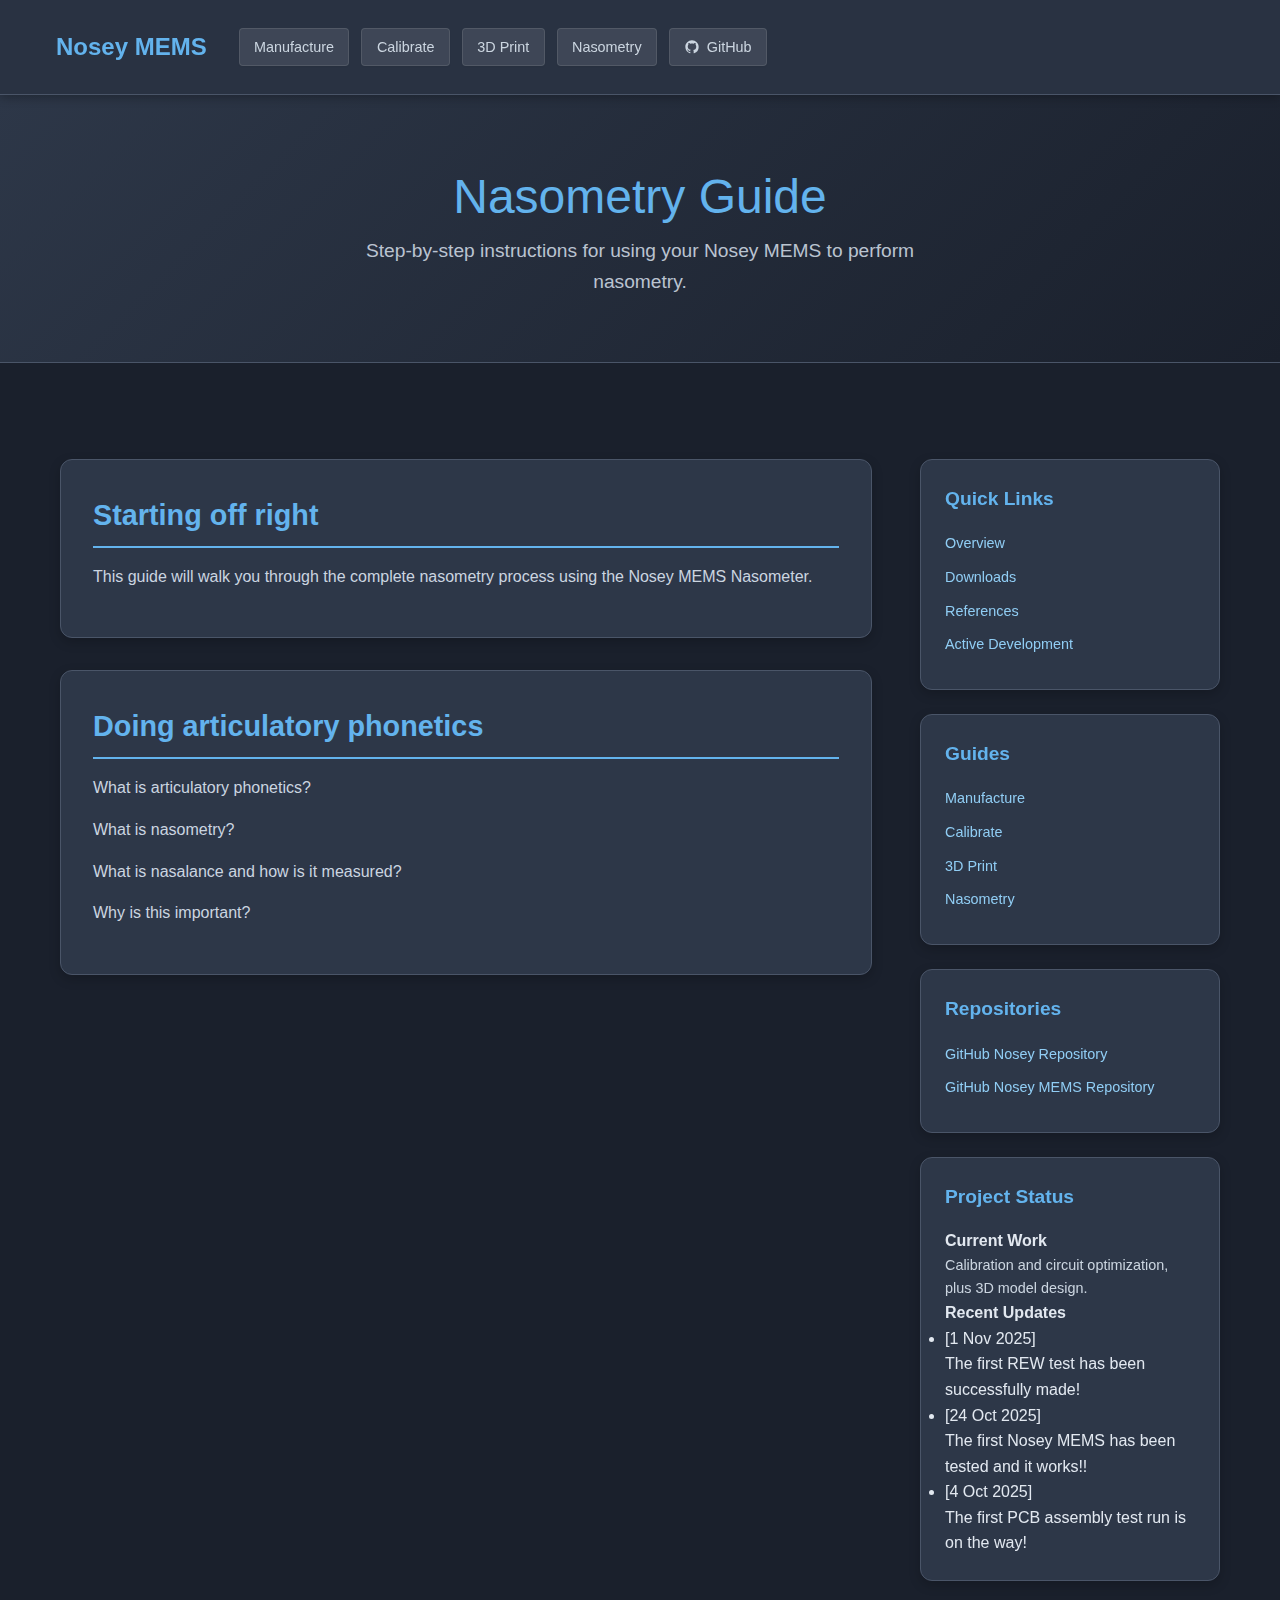
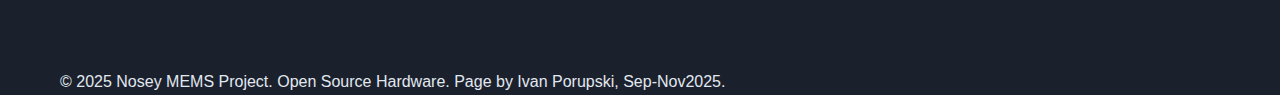
<file: docs/nasometry.html>
<!DOCTYPE html>
<html lang="en">
<head>
    <meta charset="UTF-8">
    <meta name="viewport" content="width=device-width, initial-scale=1.0">
    <title>Nasometry - Nosey MEMS</title>
    <link rel="stylesheet" href="style.css">
    <script src="shared/load-components.js"></script>
</head>
<body>
    <!-- Navigation placeholder -->
    <div id="navbar-placeholder" style="position: sticky; top: 0; z-index: 100;"></div>

    <section class="hero">
        <div class="container">
            <h1><b>Nasometry Guide</b></h1>
            <p>Step-by-step instructions for using your Nosey MEMS to perform nasometry.</p>
        </div>
    </section>

    <main class="main-content">
        <div class="container">
            <div class="content-grid">
                <div class="main-column">

                    <section id="starting-off" class="content-section">
                        <h2>Starting off right</h2>
                        <p>This guide will walk you through the complete nasometry process using the Nosey MEMS Nasometer.</p>
                    </section>



                    <section id="doing-art-phonetics" class="content-section">
                        <h2>Doing articulatory phonetics</h2>
                        
                        <p>What is articulatory phonetics?</p>
                        <p>What is nasometry?</p>
                        <p>What is nasalance and how is it measured?</p>
                        <p>Why is this important?</p>

                    </section>
                    

                </div>
                
                <!-- Sidebar placeholder -->
                <aside class="sidebar" id="sidebar-placeholder"></aside>
                
            </div>
        </div>
    </main>

    <!-- Footer placeholder -->
    <div id="footer-placeholder"></div>

</body>
</html>
</file>
<file: docs/style.css>
* {
    margin: 0;
    padding: 0;
    box-sizing: border-box;
}

body {
    font-family: -apple-system, BlinkMacSystemFont, 'Segoe UI', Roboto, Oxygen, Ubuntu, Cantarell, sans-serif;
    line-height: 1.6;
    color: #e2e8f0;
    background: #1a202c;
}

/* ==================== NAVBAR ==================== */
.navbar {
    background: rgba(45, 55, 72, 0.8);
    backdrop-filter: blur(12px);
    color: white;
    padding: 0.75rem 0;
    position: sticky;
    top: 0;
    z-index: 100;
    box-shadow: 0 2px 10px rgba(0,0,0,0.3);
    border-bottom: 1px solid #4a5568;
}

.nav-container {
    max-width: 1200px;
    margin: 0 auto;
    padding: 0 1rem;
    display: flex;
    justify-content: flex-start;
    align-items: center;
    flex-wrap: wrap;
    gap: 2rem;
}

.nav-brand {
    font-size: 1.5rem;
    font-weight: bold;
    color: #63b3ed;
    padding: 0.5rem 0;
}

/* Apply the branding styles to the link element */
.nav-brand-link {
    /* Make the <a> tag behave like a block/div for easier styling and clicking */
    display: inline-block; 
    /* Remove the default underline */
    text-decoration: none; 
    
    /* Inherit the styles from the .nav-brand you already had */
    font-size: 1.5rem;
    font-weight: bold;
    color: #63b3ed;
    padding: 0.5rem 0; 
    
    /* Smooth transition for the size growth effect */
    transition: transform 0.2s ease-in;
}

/* Ensure the link looks the same in all its states */
.nav-brand-link:visited, 
.nav-brand-link:focus, 
.nav-brand-link:active {
    /* Force the color to remain the same */
    color: #63b3ed;
    /* Force the underline to remain gone */
    text-decoration: none;
}

/* The Subtle Effect: Grow a little in size on hover/focus */
.nav-brand-link:hover,
.nav-brand-link:focus {
    /* Scale it up by 2% (adjust as needed) */
    transform: scale(1.01);
    /* No change in color or decoration! */
}


.nav-links {
    display: flex;
    gap: 0.75rem;
    list-style: none;
    align-items: center;
    flex-wrap: wrap;
}

.nav-links a {
    padding: 0.4rem 0.9rem;
    border-radius: 4px;
    background: rgba(255, 255, 255, 0.1);
    text-decoration: none;
    color: #cbd5e0;
    transition: all 0.3s ease;
    border: 1px solid rgba(255, 255, 255, 0.1);
    box-shadow: 0 1px 2px rgba(0, 0, 0, 0.05);
    display: inline-flex;
    align-items: center;
    gap: 0.4rem;
    font-size: 0.9rem;
    font-weight: 500;
    white-space: nowrap;
    -webkit-font-smoothing: antialiased;
    -moz-osx-font-smoothing: grayscale;
}

.nav-links a:hover {
    background: rgba(255, 255, 255, 0.2);
    color: white;
    box-shadow: 0 2px 4px rgba(0, 0, 0, 0.1);
    transform: translateY(-1px);
}

.github-icon {
    width: 1rem;
    height: 1rem;
    flex-shrink: 0;
}

/* Mobile navbar styles */
@media (max-width: 768px) {
    .nav-container {
        flex-direction: column;
        align-items: flex-start;
        gap: 1rem;
    }
    
    .nav-links {
        width: 100%;
        flex-direction: column;
        gap: 0.5rem;
    }
    
    .nav-links li {
        width: 100%;
    }
    
    .nav-links a {
        width: 100%;
        justify-content: center;
        padding: 0.5rem 0.9rem;
    }
}

/* ==================== LAYOUT ==================== */
.container {
    max-width: 1200px;
    margin: 0 auto;
    padding: 0 20px;
}

/* ==================== HERO SECTION ==================== */
.hero {
    background: linear-gradient(135deg, #2d3748 0%, #1a202c 100%);
    color: white;
    padding: 4rem 0;
    text-align: center;
    border-bottom: 1px solid #4a5568;
}

.hero h1 {
    font-size: 3rem;
    margin-bottom: 0;
    font-weight: 300;
    color: #63b3ed;
}

.hero p.ipa-subtitle {
    margin-top: 0;
    margin-bottom: 1.5rem;
    font-size: 1.5rem;
}

.hero p {
    font-size: 1.2rem;
    opacity: 0.9;
    max-width: 600px;
    margin: 0 auto;
    color: #cbd5e0;
}

/* ==================== MAIN CONTENT ==================== */
.main-content {
    padding: 4rem 0;
}

.content-grid {
    display: grid;
    grid-template-columns: 1fr 300px;
    gap: 3rem;
    margin-top: 2rem;
}

.content-section {
    background: #2d3748;
    border-radius: 12px;
    padding: 2rem;
    box-shadow: 0 4px 12px rgba(0,0,0,0.2);
    margin-bottom: 2rem;
    border: 1px solid #4a5568;
}

.content-section h2 {
    font-size: 1.8rem;
    margin-bottom: 1rem;
    color: #63b3ed;
    border-bottom: 2px solid #63b3ed;
    padding-bottom: 0.5rem;
}

.content-section h3 {
    font-size: 1.4rem;
    margin: 1.5rem 0 1rem 0;
    color: #a0aec0;
}

.content-section h3.guide-link {
    color: #FFA500;
    font-size: 1.4rem;
    font-weight: 700;
    margin: 1.5rem 0 1rem 0;
    text-transform: uppercase;
    letter-spacing: 0.5px;
    border-left: 4px solid #FFA500;
    padding-left: 10px;
    display: inline-block;
}

.content-section h3.guide-link a {
    color: #FFA500;
    text-decoration: none;
    transition: color 0.2s ease;
}

.content-section h3.guide-link a:hover {
    color: #ffbf40;
    text-decoration: underline;
}

.content-section p {
    color: #cbd5e0;
    margin-bottom: 1rem;
}

.content-section ul {
    color: #cbd5e0;
    margin-left: 1.5rem;
    margin-bottom: 1rem;
}

.content-section a {
    color: #63b3ed;
    text-decoration: none;
    transition: color 0.3s ease;
}

.content-section a:hover {
    color: #90cdf4;
    text-decoration: underline;
}

/* ==================== DISCLAIMER ==================== */
.disclaimer {
    background: #744210;
    border-left: 4px solid #d69e2e;
    padding: 1.5rem;
    margin: 2rem 0;
    border-radius: 8px;
    box-shadow: 0 2px 8px rgba(0,0,0,0.1);
}

.disclaimer h4 {
    color: #fbd38d;
    font-size: 1.1rem;
    font-weight: 600;
    margin-bottom: 0.5rem;
    display: flex;
    align-items: center;
    gap: 0.5rem;
}

.disclaimer h4::before {
    content: "⚠️";
    font-size: 1.2rem;
}

.disclaimer p {
    color: #fed7aa;
    font-size: 0.95rem;
    line-height: 1.5;
}

/* ==================== SIDEBAR ==================== */
.sidebar {
    position: sticky;
    top: 100px;
    height: fit-content;
}

.sidebar-section {
    background: #2d3748;
    border-radius: 12px;
    padding: 1.5rem;
    box-shadow: 0 4px 12px rgba(0,0,0,0.2);
    margin-bottom: 1.5rem;
    border: 1px solid #4a5568;
}

.sidebar-section h3 {
    font-size: 1.2rem;
    margin-bottom: 1rem;
    color: #63b3ed;
}

.sidebar-section h3.guide-link-solo {
    color: #FFA500;
    font-size: 1.4rem;
    font-weight: 700;
    margin: 1.5rem 0 1rem 0;
    text-transform: uppercase;
    letter-spacing: 0.5px;
    /* border-left: 4px solid #FFA500; */
    /* padding-left: 10px; */
    display: inline-block;
}

.sidebar-section p {
    color: #cbd5e0;
    font-size: 0.9rem;
}

.sidebar-list {
    list-style: none;
}

.sidebar-list li {
    margin-bottom: 0.5rem;
}

.sidebar-list a {
    color: #90cdf4;
    text-decoration: none;
    transition: color 0.3s ease;
    font-size: 0.9rem;
}

.sidebar-list a:hover {
    color: #63b3ed;
    text-decoration: underline;
}

/* ==================== TABLES ==================== */
.spec-table {
    width: 100%;
    border-collapse: collapse;
    margin: 1rem 0;
    background: #1a202c;
    border-radius: 8px;
    overflow: hidden;
}

.spec-table th,
.spec-table td {
    border: 1px solid #4a5568;
    padding: 0.75rem;
    text-align: left;
}

.spec-table th {
    background: #4a5568;
    font-weight: 600;
    color: #e2e8f0;
}

.spec-table td {
    color: #cbd5e0;
}

.spec-table caption {
    caption-side: top;
    font-weight: 600;
    font-size: 1rem;
    color: #e2e8f0;
    text-align: left;
    margin-bottom: 0.5rem;
}

/* ==================== FIGURES ==================== */
figure {
    text-align: center;
    margin: 1rem 0;
}

figure figcaption {
    font-weight: 600;
    font-size: 1rem;
    color: #e2e8f0;
    margin-top: 0.5rem;
    text-align: center;
}

/* ==================== CODE BLOCKS ==================== */
.code-block {
    background: #1a202c;
    color: #e2e8f0;
    padding: 1rem;
    border-radius: 8px;
    font-family: 'Monaco', 'Menlo', monospace;
    overflow-x: auto;
    margin: 1rem 0;
    border: 1px solid #4a5568;
}

/* ==================== STATUS BADGES ==================== */
.status-badge {
    display: inline-block;
    background: #48bb78;
    color: white;
    padding: 0.25rem 0.75rem;
    border-radius: 12px;
    font-size: 0.875rem;
    font-weight: 500;
    margin-bottom: 1rem;
}

.status-badge.in-progress {
    background: #ed8936;
}

.status-badge.planned {
    background: #9f7aea;
}

/* ==================== SCROLL MARGIN ==================== */
section[id],
h1[id],
h2[id],
h3[id] {
    scroll-margin-top: 80px;
}

/* ==================== RESPONSIVE DESIGN ==================== */
@media (max-width: 768px) {
    .content-grid {
        grid-template-columns: 1fr;
        gap: 2rem;
    }

    .hero h1 {
        font-size: 2rem;
    }
    
    .sidebar {
        position: static;
    }
}
</file>
